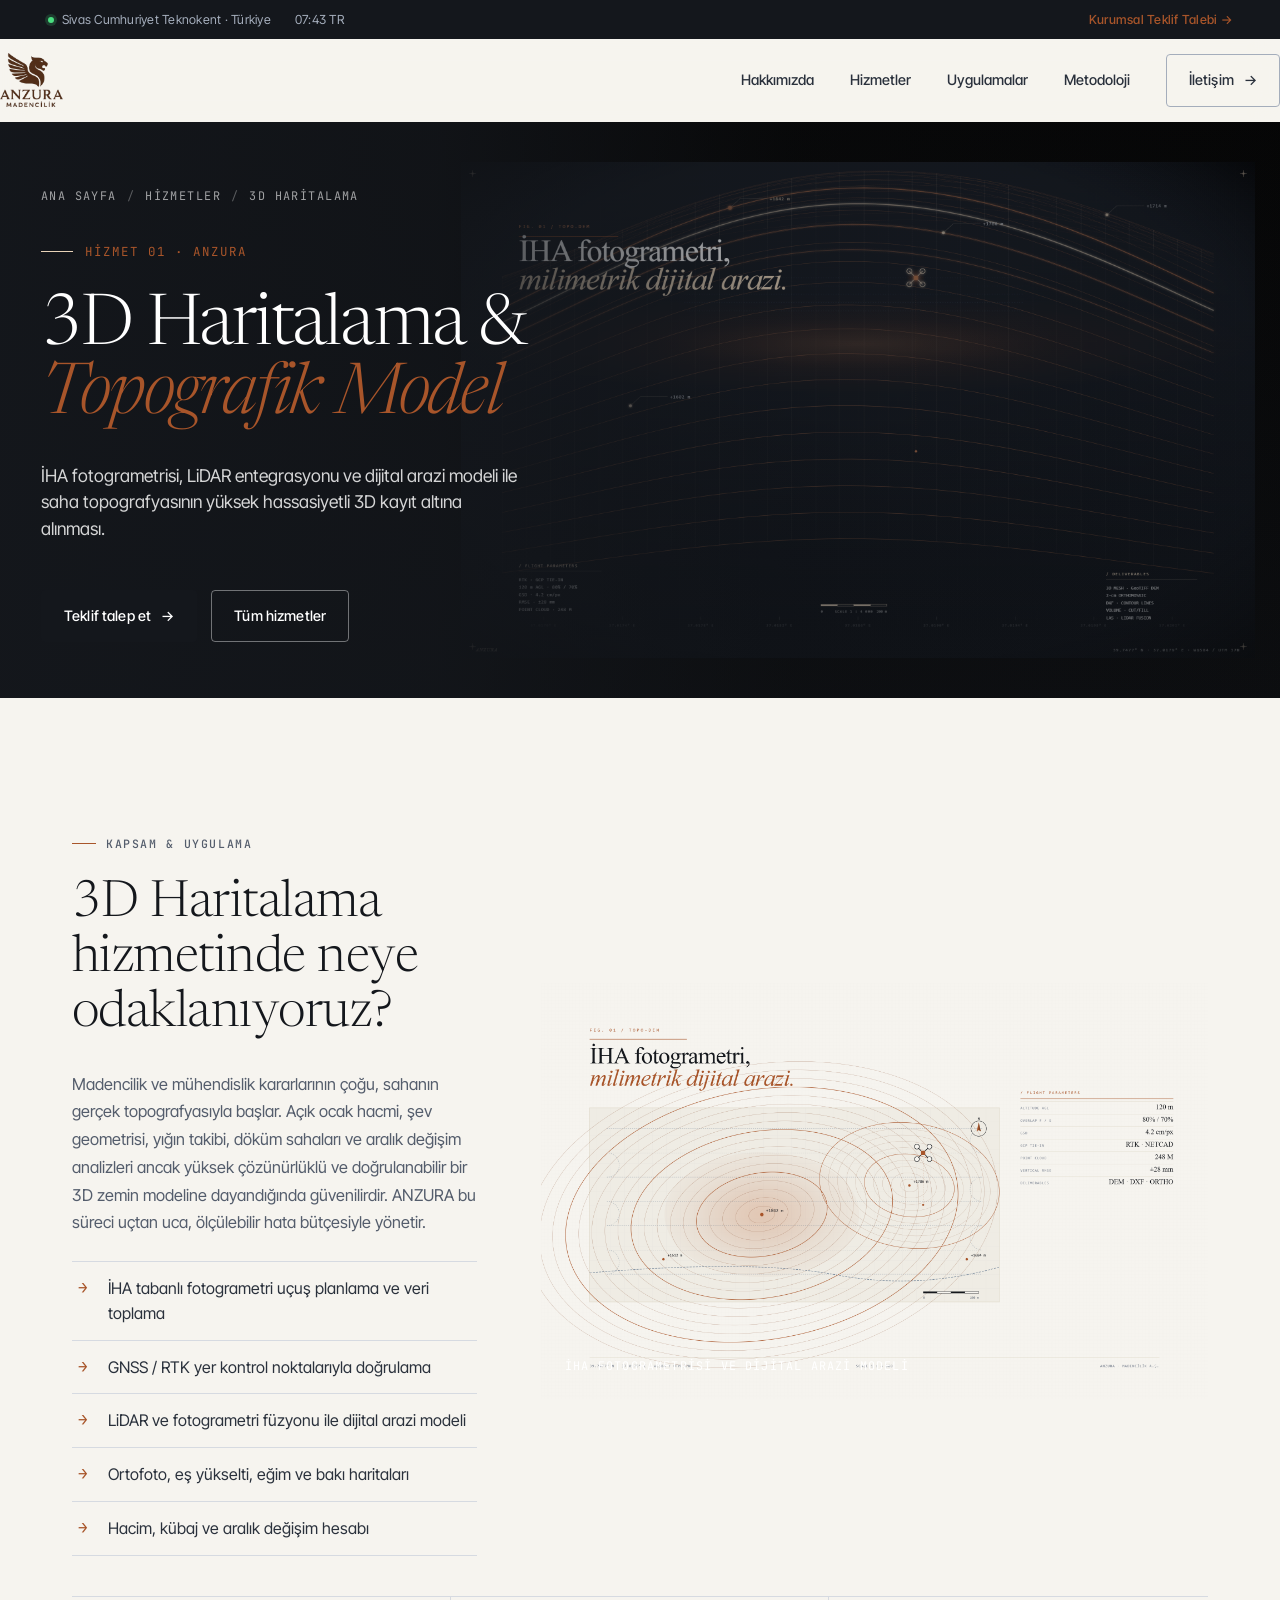
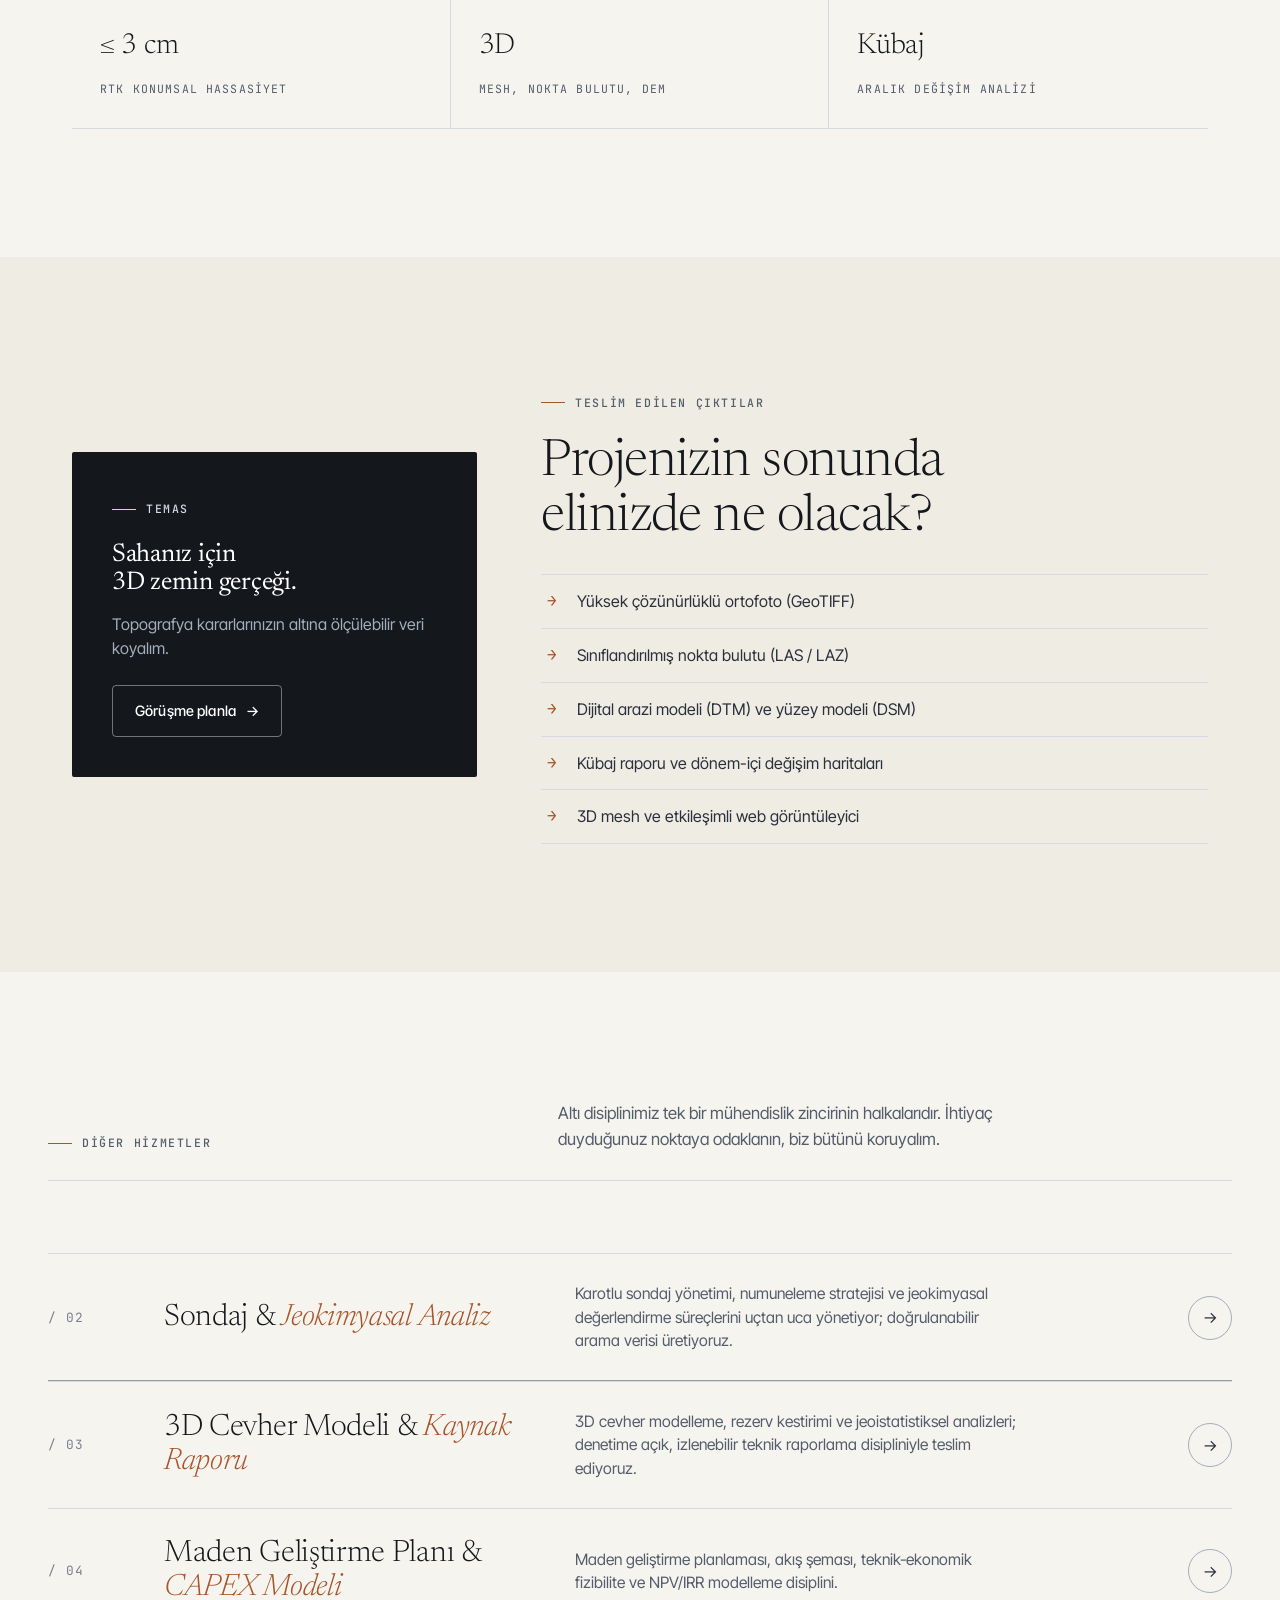
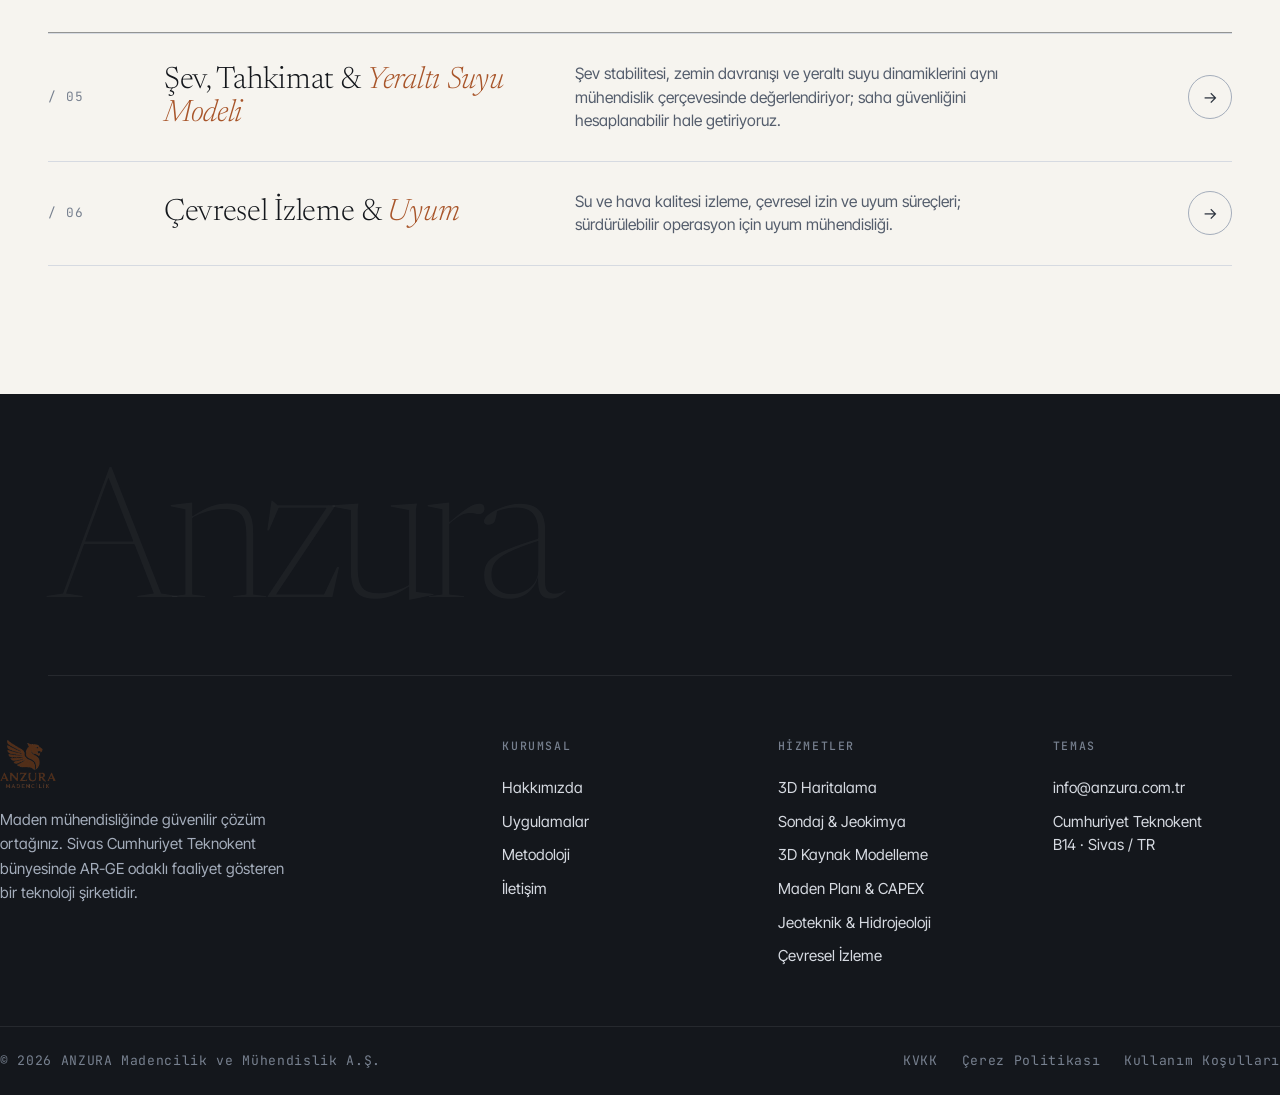
<file: hizmetler/3d-haritalama.html>
<!doctype html>
<html lang="tr">
<head>
  <meta charset="utf-8">
  <meta name="viewport" content="width=device-width, initial-scale=1">
  <title>ANZURA — 3D Haritalama</title>
  <meta name="description" content="ANZURA 3D Haritalama hizmet detayı — İHA fotogrametrisi, LiDAR entegrasyonu ve dijital arazi modeli ile saha topografyasının yüksek hassasiyetli 3D kayıt altına alınması.">
  <link rel="preconnect" href="https://fonts.googleapis.com">
  <link rel="preconnect" href="https://fonts.gstatic.com" crossorigin>
  <link href="https://fonts.googleapis.com/css2?family=Inter+Tight:wght@300;400;500;600&family=Newsreader:ital,opsz,wght@0,6..72,200;0,6..72,300;0,6..72,400;0,6..72,500;1,6..72,300;1,6..72,400&family=JetBrains+Mono:wght@400;500&display=swap" rel="stylesheet">
  <link rel="stylesheet" href="../styles.css">
</head>
<body>


  <div class="top-bar">
    <div class="container top-bar-inner">
      <div class="top-bar-meta">
        <span class="home"><span class="dot"></span> Sivas Cumhuriyet Teknokent · Türkiye</span>
        <span id="liveTime">— TR</span>
      </div>
      <a href="../index.html#iletisim" class="top-bar-link">Kurumsal Teklif Talebi →</a>
    </div>
  </div>

  <header class="main-header" id="header">
    <div class="container header-shell">
      <a href="../index.html" class="brand" aria-label="ANZURA ana sayfa">
        <img src="../assets/anzura_logo_clean_trim.png" alt="ANZURA Madencilik">
      </a>
      <button class="mobile-menu-btn" id="mobileMenuBtn" aria-label="Menüyü Aç/Kapat" aria-expanded="false">
        <span></span><span></span><span></span>
      </button>
      <nav class="main-nav" id="mainNav">
        <a href="../index.html#hakkimizda">Hakkımızda</a>
        <a href="../index.html#hizmetler">Hizmetler</a>
        <a href="../index.html#urunler">Uygulamalar</a>
        <a href="../index.html#metodoloji">Metodoloji</a>
        <a href="../index.html#iletisim" class="btn btn-ghost">İletişim <span class="arrow">→</span></a>
      </nav>
    </div>
  </header>


  <main>
    <section class="service-page-hero service-page-hero--3d">
      <div class="container hero-content reveal">
        <nav class="breadcrumb">
          <a href="../index.html">Ana sayfa</a>
          <span class="sep">/</span>
          <a href="../index.html#hizmetler">Hizmetler</a>
          <span class="sep">/</span>
          <span>3D Haritalama</span>
        </nav>
        <span class="hero-eyebrow">Hizmet 01 · ANZURA</span>
        <h1 class="hero-title">3D Haritalama &amp; <em>Topografik Model</em></h1>
        <p class="hero-lead">İHA fotogrametrisi, LiDAR entegrasyonu ve dijital arazi modeli ile saha topografyasının yüksek hassasiyetli 3D kayıt altına alınması.</p>
        <div class="hero-actions">
          <a href="../index.html#iletisim" class="btn btn-primary">Teklif talep et <span class="arrow">→</span></a>
          <a href="../index.html#hizmetler" class="btn btn-secondary">Tüm hizmetler</a>
        </div>
      </div>
    </section>

    <section class="section">
      <div class="container">
        <div class="service-detail-layout">
          <article class="service-copy reveal">
            <span class="eyebrow">Kapsam &amp; Uygulama</span>
            <h2 style="margin-top: 24px;">3D Haritalama hizmetinde neye odaklanıyoruz?</h2>
            <p>Madencilik ve mühendislik kararlarının çoğu, sahanın gerçek topografyasıyla başlar. Açık ocak hacmi, şev geometrisi, yığın takibi, döküm sahaları ve aralık değişim analizleri ancak yüksek çözünürlüklü ve doğrulanabilir bir 3D zemin modeline dayandığında güvenilirdir. ANZURA bu süreci uçtan uca, ölçülebilir hata bütçesiyle yönetir.</p>
            <ul class="service-list">
              <li>İHA tabanlı fotogrametri uçuş planlama ve veri toplama</li>
              <li>GNSS / RTK yer kontrol noktalarıyla doğrulama</li>
              <li>LiDAR ve fotogrametri füzyonu ile dijital arazi modeli</li>
              <li>Ortofoto, eş yükselti, eğim ve bakı haritaları</li>
              <li>Hacim, kübaj ve aralık değişim hesabı</li>
            </ul>
          </article>
          <aside class="service-visual service-visual--3d reveal" style="transition-delay:120ms;">
            <span class="service-visual__label">İHA fotogrametrisi ve dijital arazi modeli</span>
          </aside>
        </div>

        <div class="kpi-strip reveal" style="transition-delay:180ms;">
          <article class="kpi-card"><strong>≤ 3 cm</strong><span>RTK Konumsal Hassasiyet</span></article>
          <article class="kpi-card"><strong>3D</strong><span>Mesh, Nokta Bulutu, DEM</span></article>
          <article class="kpi-card"><strong>Kübaj</strong><span>Aralık Değişim Analizi</span></article>
        </div>
      </div>
    </section>

    <section class="section bg-paper-2">
      <div class="container">
        <div class="service-detail-layout reverse">
          <article class="service-copy reveal">
            <span class="eyebrow">Teslim Edilen Çıktılar</span>
            <h2 style="margin-top: 24px;">Projenizin sonunda elinizde ne olacak?</h2>
            <ul class="service-list">
              <li>Yüksek çözünürlüklü ortofoto (GeoTIFF)</li>
              <li>Sınıflandırılmış nokta bulutu (LAS / LAZ)</li>
              <li>Dijital arazi modeli (DTM) ve yüzey modeli (DSM)</li>
              <li>Kübaj raporu ve dönem-içi değişim haritaları</li>
              <li>3D mesh ve etkileşimli web görüntüleyici</li>
            </ul>
          </article>
          <aside class="service-cta-box reveal" style="transition-delay:120ms;">
            <span class="eyebrow eyebrow--light">Temas</span>
            <h3 style="margin-top: 24px;">Sahanız için<br>3D zemin gerçeği.</h3>
            <p>Topografya kararlarınızın altına ölçülebilir veri koyalım.</p>
            <a href="../index.html#iletisim" class="btn btn-secondary">Görüşme planla <span class="arrow">→</span></a>
          </aside>
        </div>
      </div>
    </section>

    <section class="section">
      <div class="container">
        <div class="section-head reveal">
          <div>
            <span class="eyebrow">Diğer Hizmetler</span>
          </div>
          <p class="section-intro">Altı disiplinimiz tek bir mühendislik zincirinin halkalarıdır. İhtiyaç duyduğunuz noktaya odaklanın, biz bütünü koruyalım.</p>
        </div>
        <div class="service-index reveal">

    <a href="maden-arama-analiz.html" class="service-row">
      <span class="s-num">/ 02</span>
      <div>
        <h3 class="s-title">Sondaj &amp; <em>Jeokimyasal Analiz</em></h3>
      </div>
      <p class="s-desc">Karotlu sondaj yönetimi, numuneleme stratejisi ve jeokimyasal değerlendirme süreçlerini uçtan uca yönetiyor; doğrulanabilir arama verisi üretiyoruz.</p>
      <span class="s-arrow" aria-hidden="true">→</span>
    </a>

    <a href="jeoloji-kaynak-modelleme.html" class="service-row">
      <span class="s-num">/ 03</span>
      <div>
        <h3 class="s-title">3D Cevher Modeli &amp; <em>Kaynak Raporu</em></h3>
      </div>
      <p class="s-desc">3D cevher modelleme, rezerv kestirimi ve jeoistatistiksel analizleri; denetime açık, izlenebilir teknik raporlama disipliniyle teslim ediyoruz.</p>
      <span class="s-arrow" aria-hidden="true">→</span>
    </a>

    <a href="proses-fizibilite.html" class="service-row">
      <span class="s-num">/ 04</span>
      <div>
        <h3 class="s-title">Maden Geliştirme Planı &amp; <em>CAPEX Modeli</em></h3>
      </div>
      <p class="s-desc">Maden geliştirme planlaması, akış şeması, teknik-ekonomik fizibilite ve NPV/IRR modelleme disiplini.</p>
      <span class="s-arrow" aria-hidden="true">→</span>
    </a>

    <a href="jeoteknik-hidrojeoloji.html" class="service-row">
      <span class="s-num">/ 05</span>
      <div>
        <h3 class="s-title">Şev, Tahkimat &amp; <em>Yeraltı Suyu Modeli</em></h3>
      </div>
      <p class="s-desc">Şev stabilitesi, zemin davranışı ve yeraltı suyu dinamiklerini aynı mühendislik çerçevesinde değerlendiriyor; saha güvenliğini hesaplanabilir hale getiriyoruz.</p>
      <span class="s-arrow" aria-hidden="true">→</span>
    </a>

    <a href="cevresel-izleme-danismanlik.html" class="service-row">
      <span class="s-num">/ 06</span>
      <div>
        <h3 class="s-title">Çevresel İzleme &amp; <em>Uyum</em></h3>
      </div>
      <p class="s-desc">Su ve hava kalitesi izleme, çevresel izin ve uyum süreçleri; sürdürülebilir operasyon için uyum mühendisliği.</p>
      <span class="s-arrow" aria-hidden="true">→</span>
    </a>

        </div>
      </div>
    </section>
  </main>


  <footer class="main-footer">
    <div class="container">
      <div class="footer-mark">Anzura</div>
    </div>
    <div class="container footer-content">
      <div class="footer-brand">
        <img src="../assets/anzura_logo_clean_trim.png" alt="ANZURA">
        <p>Maden mühendisliğinde güvenilir çözüm ortağınız. Sivas Cumhuriyet Teknokent bünyesinde AR-GE odaklı faaliyet gösteren bir teknoloji şirketidir.</p>
      </div>
      <div class="footer-col">
        <h4>Kurumsal</h4>
        <a href="../index.html#hakkimizda">Hakkımızda</a>
        <a href="../index.html#urunler">Uygulamalar</a>
        <a href="../index.html#metodoloji">Metodoloji</a>
        <a href="../index.html#iletisim">İletişim</a>
      </div>
      <div class="footer-col">
        <h4>Hizmetler</h4>
        <a href="3d-haritalama.html">3D Haritalama</a>
        <a href="maden-arama-analiz.html">Sondaj &amp; Jeokimya</a>
        <a href="jeoloji-kaynak-modelleme.html">3D Kaynak Modelleme</a>
        <a href="proses-fizibilite.html">Maden Planı &amp; CAPEX</a>
        <a href="jeoteknik-hidrojeoloji.html">Jeoteknik &amp; Hidrojeoloji</a>
        <a href="cevresel-izleme-danismanlik.html">Çevresel İzleme</a>
      </div>
      <div class="footer-col">
        <h4>Temas</h4>
        <p>info@anzura.com.tr</p>
        <p>Cumhuriyet Teknokent<br>B14 · Sivas / TR</p>
      </div>
    </div>
    <div class="container footer-bottom">
      <span>© 2026 ANZURA Madencilik ve Mühendislik A.Ş.</span>
      <div class="legal">
        <a href="#">KVKK</a>
        <a href="#">Çerez Politikası</a>
        <a href="#">Kullanım Koşulları</a>
      </div>
    </div>
  </footer>


  <script src="../script.js"></script>
</body>
</html>
</file>
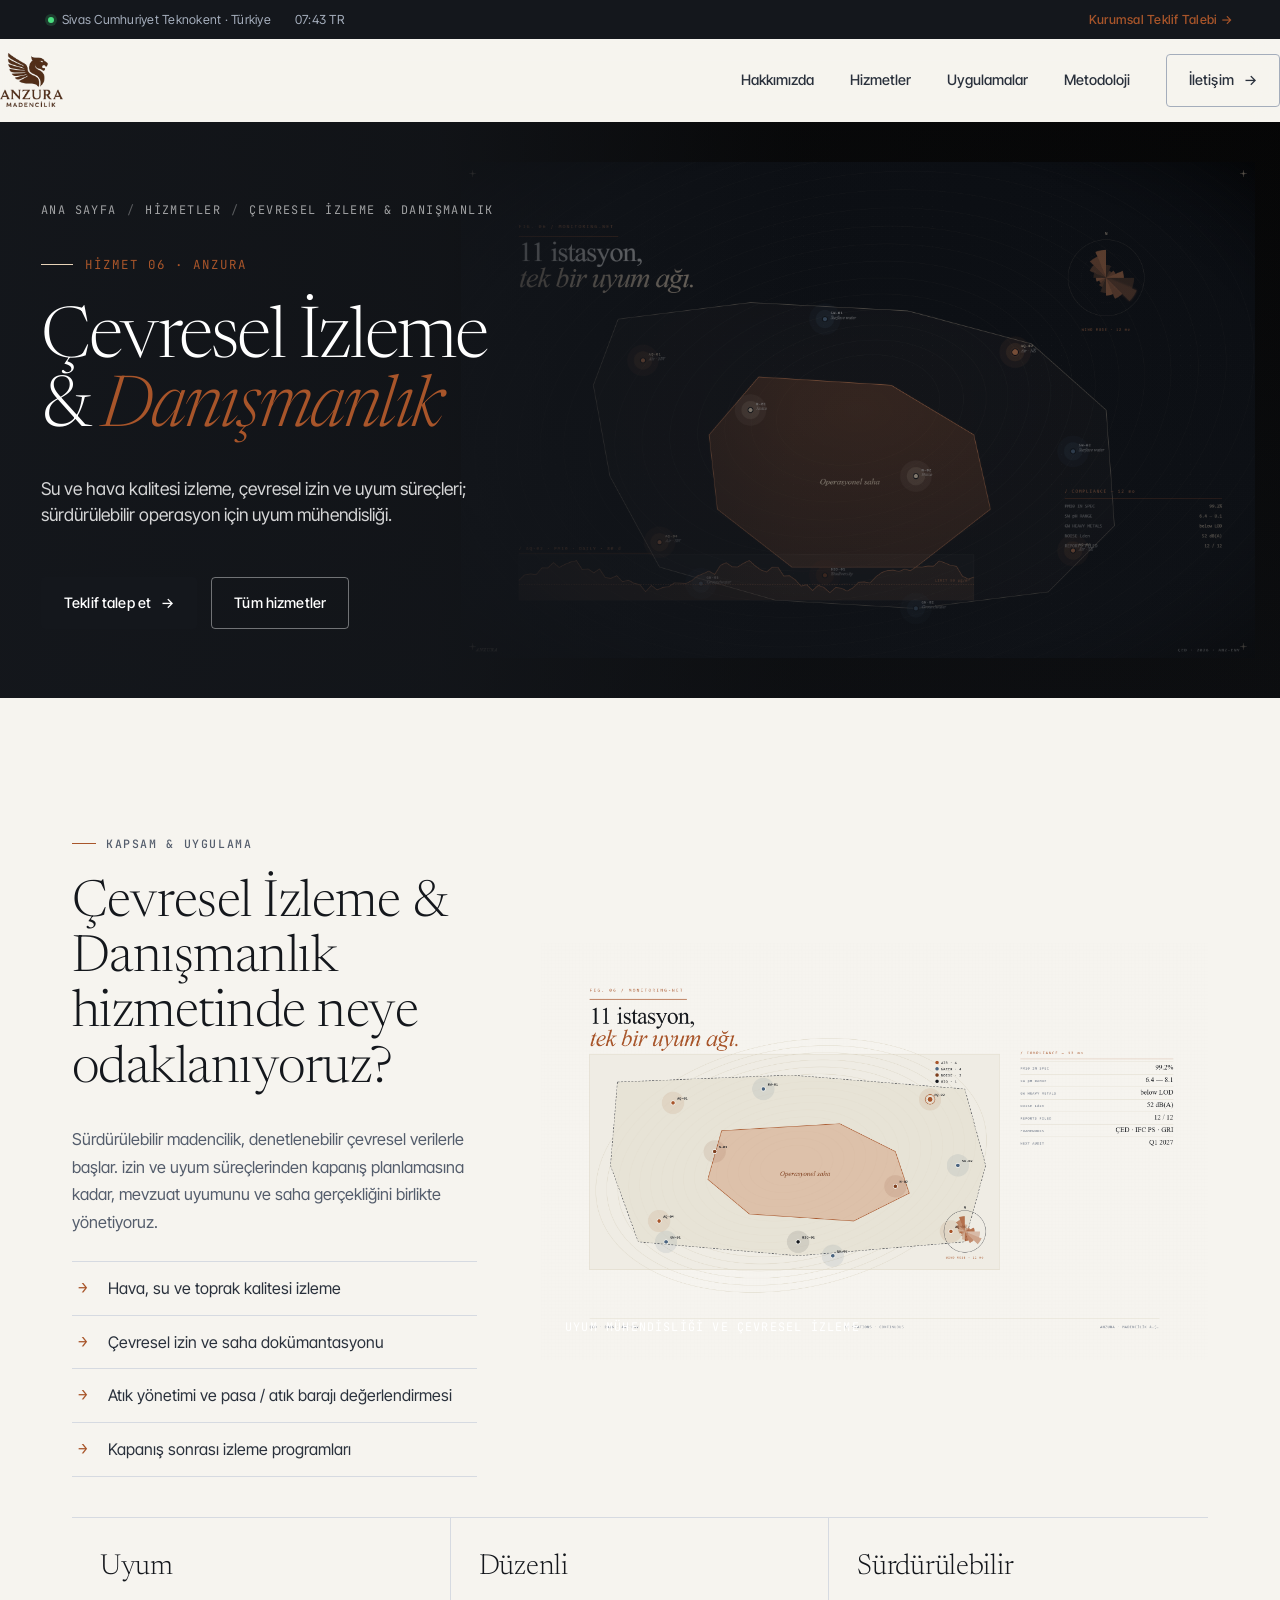
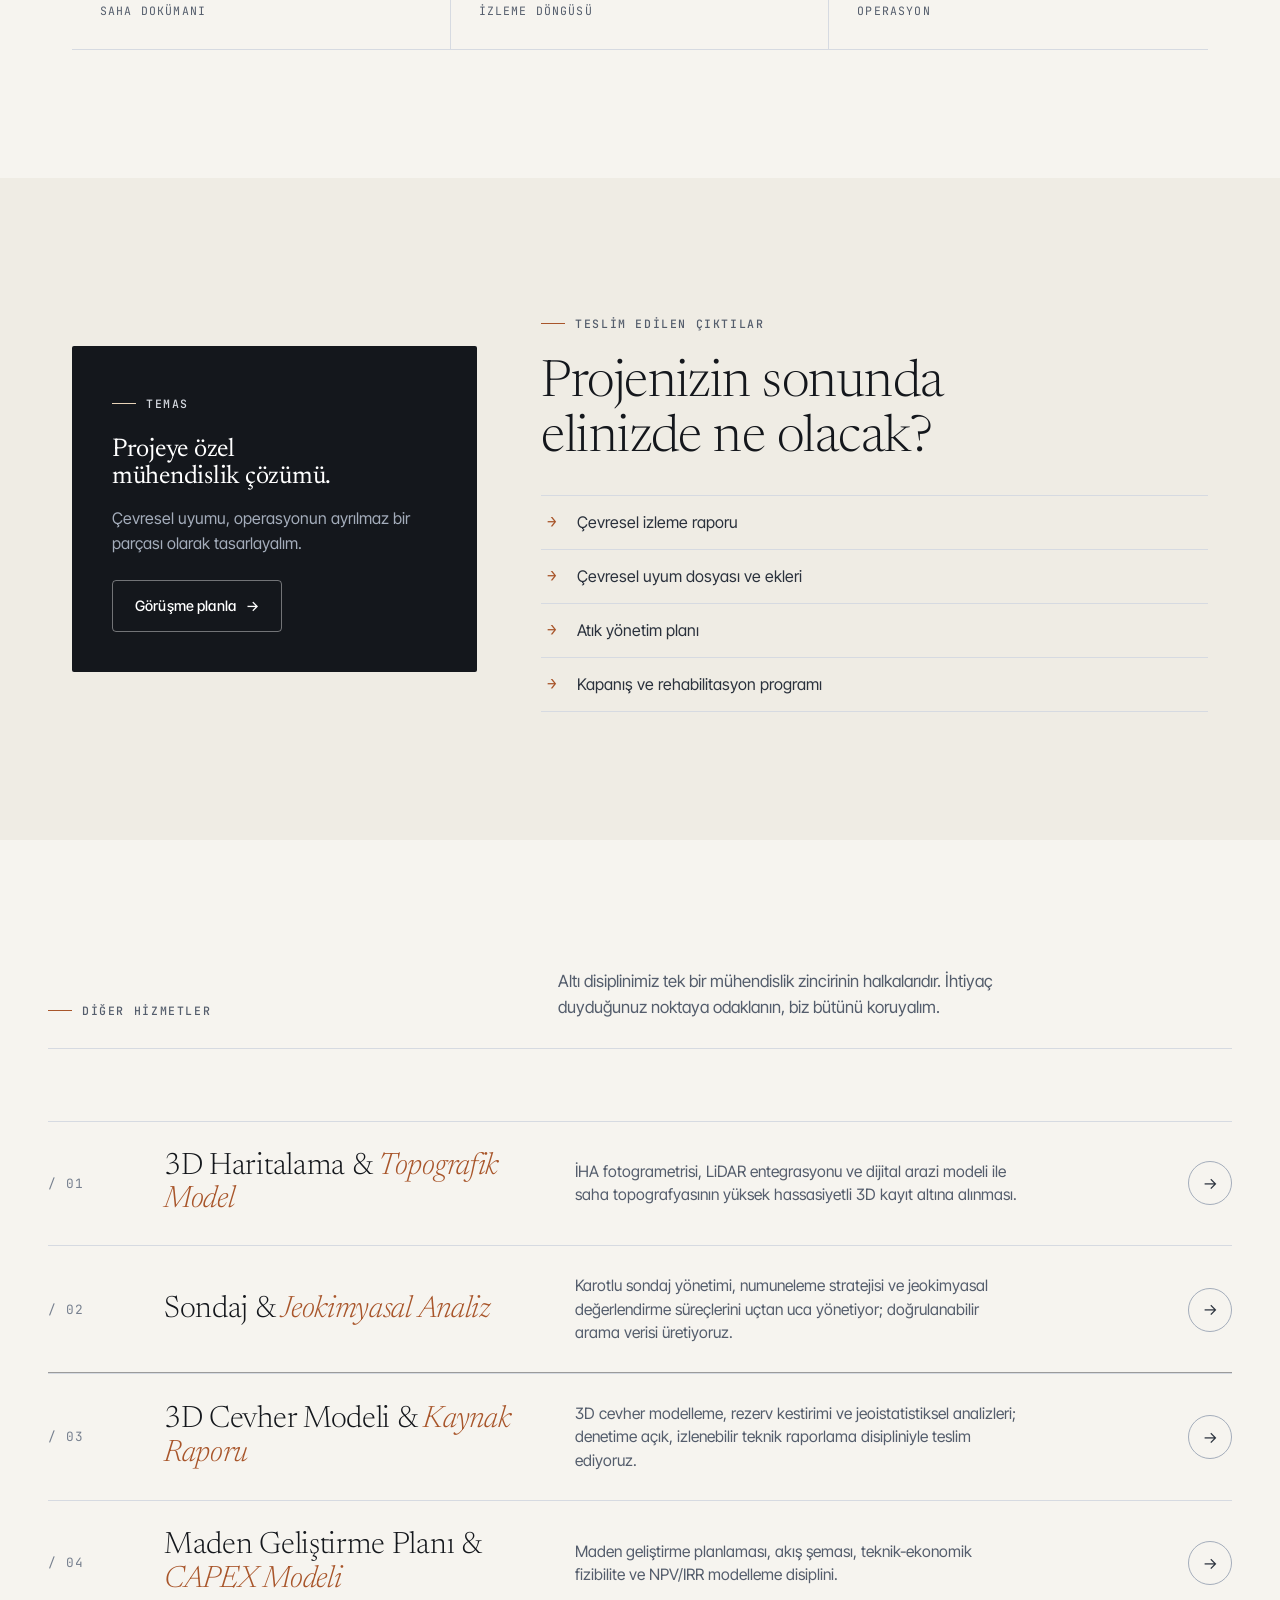
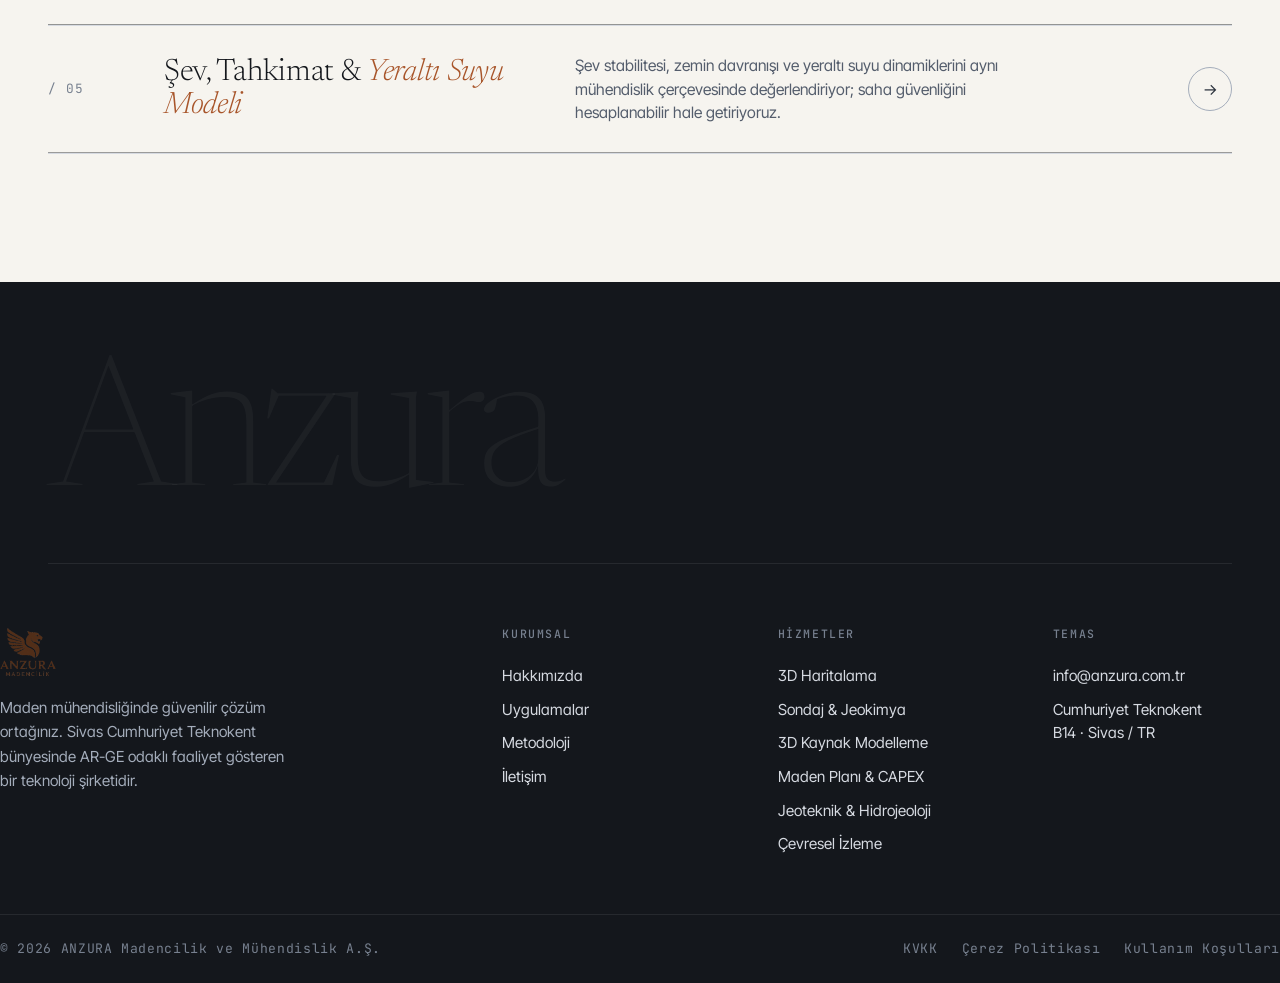
<file: hizmetler/cevresel-izleme-danismanlik.html>
<!doctype html>
<html lang="tr">
<head>
  <meta charset="utf-8">
  <meta name="viewport" content="width=device-width, initial-scale=1">
  <title>ANZURA — Çevresel İzleme & Danışmanlık</title>
  <meta name="description" content="ANZURA Çevresel İzleme & Danışmanlık hizmet detayı — Su ve hava kalitesi izleme, çevresel izin ve uyum süreçleri; sürdürülebilir operasyon için uyum mühendisliği.">
  <link rel="preconnect" href="https://fonts.googleapis.com">
  <link rel="preconnect" href="https://fonts.gstatic.com" crossorigin>
  <link href="https://fonts.googleapis.com/css2?family=Inter+Tight:wght@300;400;500;600&family=Newsreader:ital,opsz,wght@0,6..72,200;0,6..72,300;0,6..72,400;0,6..72,500;1,6..72,300;1,6..72,400&family=JetBrains+Mono:wght@400;500&display=swap" rel="stylesheet">
  <link rel="stylesheet" href="../styles.css">
</head>
<body>

  
  <div class="top-bar">
    <div class="container top-bar-inner">
      <div class="top-bar-meta">
        <span class="home"><span class="dot"></span> Sivas Cumhuriyet Teknokent · Türkiye</span>
        <span id="liveTime">— TR</span>
      </div>
      <a href="../index.html#iletisim" class="top-bar-link">Kurumsal Teklif Talebi →</a>
    </div>
  </div>

  <header class="main-header" id="header">
    <div class="container header-shell">
      <a href="../index.html" class="brand" aria-label="ANZURA ana sayfa">
        <img src="../assets/anzura_logo_clean_trim.png" alt="ANZURA Madencilik">
      </a>
      <button class="mobile-menu-btn" id="mobileMenuBtn" aria-label="Menüyü Aç/Kapat" aria-expanded="false">
        <span></span><span></span><span></span>
      </button>
      <nav class="main-nav" id="mainNav">
        <a href="../index.html#hakkimizda">Hakkımızda</a>
        <a href="../index.html#hizmetler">Hizmetler</a>
        <a href="../index.html#urunler">Uygulamalar</a>
        <a href="../index.html#metodoloji">Metodoloji</a>
        <a href="../index.html#iletisim" class="btn btn-ghost">İletişim <span class="arrow">→</span></a>
      </nav>
    </div>
  </header>


  <main>
    <section class="service-page-hero service-page-hero--cevresel">
      <div class="container hero-content reveal">
        <nav class="breadcrumb">
          <a href="../index.html">Ana sayfa</a>
          <span class="sep">/</span>
          <a href="../index.html#hizmetler">Hizmetler</a>
          <span class="sep">/</span>
          <span>Çevresel İzleme &amp; Danışmanlık</span>
        </nav>
        <span class="hero-eyebrow">Hizmet 06 · ANZURA</span>
        <h1 class="hero-title">Çevresel İzleme &amp; <em>Danışmanlık</em></h1>
        <p class="hero-lead">Su ve hava kalitesi izleme, çevresel izin ve uyum süreçleri; sürdürülebilir operasyon için uyum mühendisliği.</p>
        <div class="hero-actions">
          <a href="../index.html#iletisim" class="btn btn-primary">Teklif talep et <span class="arrow">→</span></a>
          <a href="../index.html#hizmetler" class="btn btn-secondary">Tüm hizmetler</a>
        </div>
      </div>
    </section>

    <section class="section">
      <div class="container">
        <div class="service-detail-layout">
          <article class="service-copy reveal">
            <span class="eyebrow">Kapsam &amp; Uygulama</span>
            <h2 style="margin-top: 24px;">Çevresel İzleme &amp; Danışmanlık hizmetinde neye odaklanıyoruz?</h2>
            <p>Sürdürülebilir madencilik, denetlenebilir çevresel verilerle başlar. izin ve uyum süreçlerinden kapanış planlamasına kadar, mevzuat uyumunu ve saha gerçekliğini birlikte yönetiyoruz.</p>
            <ul class="service-list">
              <li>Hava, su ve toprak kalitesi izleme</li>
              <li>Çevresel izin ve saha dokümantasyonu</li>
              <li>Atık yönetimi ve pasa / atık barajı değerlendirmesi</li>
              <li>Kapanış sonrası izleme programları</li>
            </ul>
          </article>
          <aside class="service-visual service-visual--cevresel reveal" style="transition-delay:120ms;">
            <span class="service-visual__label">Uyum mühendisliği ve çevresel izleme</span>
          </aside>
        </div>

        <div class="kpi-strip reveal" style="transition-delay:180ms;">
          <article class="kpi-card"><strong>Uyum</strong><span>Saha Dokümanı</span></article>
          <article class="kpi-card"><strong>Düzenli</strong><span>İzleme Döngüsü</span></article>
          <article class="kpi-card"><strong>Sürdürülebilir</strong><span>Operasyon</span></article>
        </div>
      </div>
    </section>

    <section class="section bg-paper-2">
      <div class="container">
        <div class="service-detail-layout reverse">
          <article class="service-copy reveal">
            <span class="eyebrow">Teslim Edilen Çıktılar</span>
            <h2 style="margin-top: 24px;">Projenizin sonunda elinizde ne olacak?</h2>
            <ul class="service-list">
              <li>Çevresel izleme raporu</li>
              <li>Çevresel uyum dosyası ve ekleri</li>
              <li>Atık yönetim planı</li>
              <li>Kapanış ve rehabilitasyon programı</li>
            </ul>
          </article>
          <aside class="service-cta-box reveal" style="transition-delay:120ms;">
            <span class="eyebrow eyebrow--light">Temas</span>
            <h3 style="margin-top: 24px;">Projeye özel<br>mühendislik çözümü.</h3>
            <p>Çevresel uyumu, operasyonun ayrılmaz bir parçası olarak tasarlayalım.</p>
            <a href="../index.html#iletisim" class="btn btn-secondary">Görüşme planla <span class="arrow">→</span></a>
          </aside>
        </div>
      </div>
    </section>

    <section class="section">
      <div class="container">
        <div class="section-head reveal">
          <div>
            <span class="eyebrow">Diğer Hizmetler</span>
          </div>
          <p class="section-intro">Altı disiplinimiz tek bir mühendislik zincirinin halkalarıdır. İhtiyaç duyduğunuz noktaya odaklanın, biz bütünü koruyalım.</p>
        </div>
        <div class="service-index reveal">

    <a href="3d-haritalama.html" class="service-row">
      <span class="s-num">/ 01</span>
      <div>
        <h3 class="s-title">3D Haritalama &amp; <em>Topografik Model</em></h3>
      </div>
      <p class="s-desc">İHA fotogrametrisi, LiDAR entegrasyonu ve dijital arazi modeli ile saha topografyasının yüksek hassasiyetli 3D kayıt altına alınması.</p>
      <span class="s-arrow" aria-hidden="true">→</span>
    </a>

    <a href="maden-arama-analiz.html" class="service-row">
      <span class="s-num">/ 02</span>
      <div>
        <h3 class="s-title">Sondaj &amp; <em>Jeokimyasal Analiz</em></h3>
      </div>
      <p class="s-desc">Karotlu sondaj yönetimi, numuneleme stratejisi ve jeokimyasal değerlendirme süreçlerini uçtan uca yönetiyor; doğrulanabilir arama verisi üretiyoruz.</p>
      <span class="s-arrow" aria-hidden="true">→</span>
    </a>

    <a href="jeoloji-kaynak-modelleme.html" class="service-row">
      <span class="s-num">/ 03</span>
      <div>
        <h3 class="s-title">3D Cevher Modeli &amp; <em>Kaynak Raporu</em></h3>
      </div>
      <p class="s-desc">3D cevher modelleme, rezerv kestirimi ve jeoistatistiksel analizleri; denetime açık, izlenebilir teknik raporlama disipliniyle teslim ediyoruz.</p>
      <span class="s-arrow" aria-hidden="true">→</span>
    </a>

    <a href="proses-fizibilite.html" class="service-row">
      <span class="s-num">/ 04</span>
      <div>
        <h3 class="s-title">Maden Geliştirme Planı &amp; <em>CAPEX Modeli</em></h3>
      </div>
      <p class="s-desc">Maden geliştirme planlaması, akış şeması, teknik-ekonomik fizibilite ve NPV/IRR modelleme disiplini.</p>
      <span class="s-arrow" aria-hidden="true">→</span>
    </a>

    <a href="jeoteknik-hidrojeoloji.html" class="service-row">
      <span class="s-num">/ 05</span>
      <div>
        <h3 class="s-title">Şev, Tahkimat &amp; <em>Yeraltı Suyu Modeli</em></h3>
      </div>
      <p class="s-desc">Şev stabilitesi, zemin davranışı ve yeraltı suyu dinamiklerini aynı mühendislik çerçevesinde değerlendiriyor; saha güvenliğini hesaplanabilir hale getiriyoruz.</p>
      <span class="s-arrow" aria-hidden="true">→</span>
    </a>

        </div>
      </div>
    </section>
  </main>

  
  <footer class="main-footer">
    <div class="container">
      <div class="footer-mark">Anzura</div>
    </div>
    <div class="container footer-content">
      <div class="footer-brand">
        <img src="../assets/anzura_logo_clean_trim.png" alt="ANZURA">
        <p>Maden mühendisliğinde güvenilir çözüm ortağınız. Sivas Cumhuriyet Teknokent bünyesinde AR-GE odaklı faaliyet gösteren bir teknoloji şirketidir.</p>
      </div>
      <div class="footer-col">
        <h4>Kurumsal</h4>
        <a href="../index.html#hakkimizda">Hakkımızda</a>
        <a href="../index.html#urunler">Uygulamalar</a>
        <a href="../index.html#metodoloji">Metodoloji</a>
        <a href="../index.html#iletisim">İletişim</a>
      </div>
      <div class="footer-col">
        <h4>Hizmetler</h4>
        <a href="3d-haritalama.html">3D Haritalama</a>
        <a href="maden-arama-analiz.html">Sondaj &amp; Jeokimya</a>
        <a href="jeoloji-kaynak-modelleme.html">3D Kaynak Modelleme</a>
        <a href="proses-fizibilite.html">Maden Planı &amp; CAPEX</a>
        <a href="jeoteknik-hidrojeoloji.html">Jeoteknik &amp; Hidrojeoloji</a>
        <a href="cevresel-izleme-danismanlik.html">Çevresel İzleme</a>
      </div>
      <div class="footer-col">
        <h4>Temas</h4>
        <p>info@anzura.com.tr</p>
        <p>Cumhuriyet Teknokent<br>B14 · Sivas / TR</p>
      </div>
    </div>
    <div class="container footer-bottom">
      <span>© 2026 ANZURA Madencilik ve Mühendislik A.Ş.</span>
      <div class="legal">
        <a href="#">KVKK</a>
        <a href="#">Çerez Politikası</a>
        <a href="#">Kullanım Koşulları</a>
      </div>
    </div>
  </footer>


  <script src="../script.js"></script>
</body>
</html>
</file>
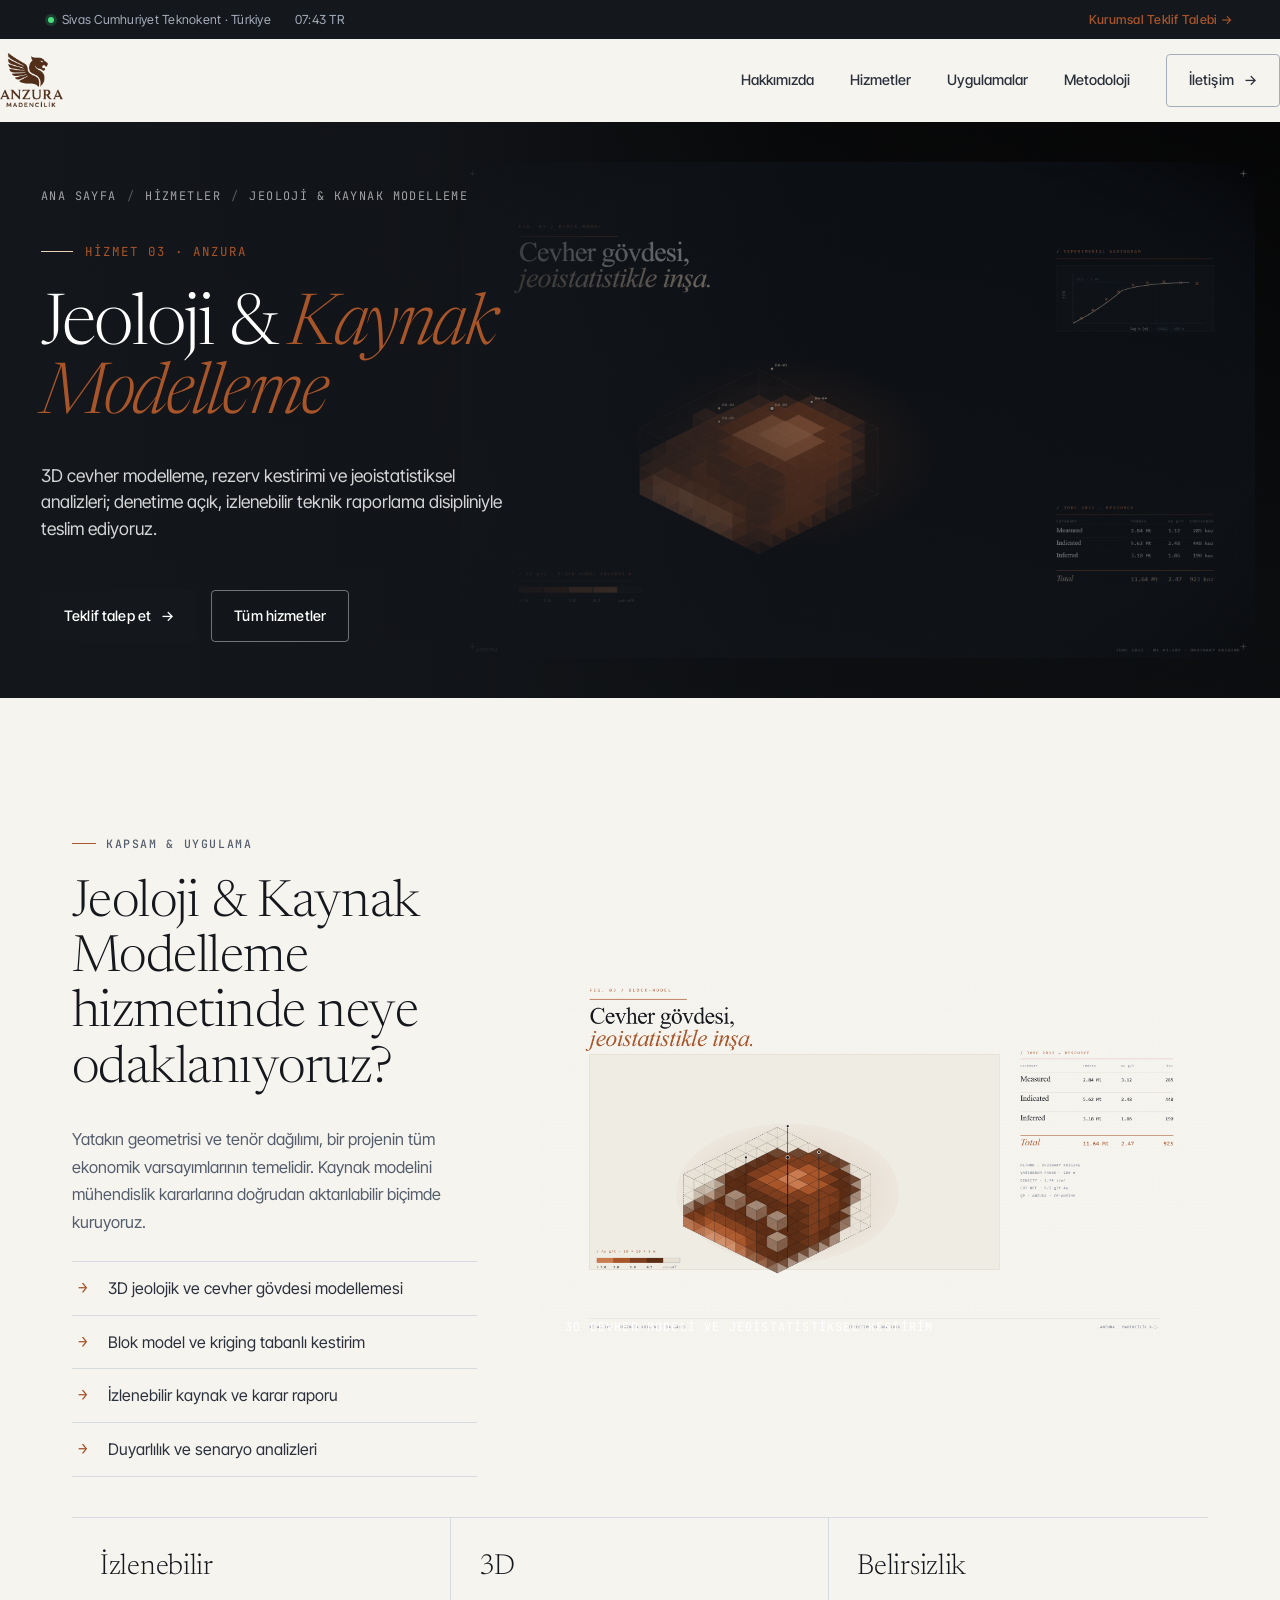
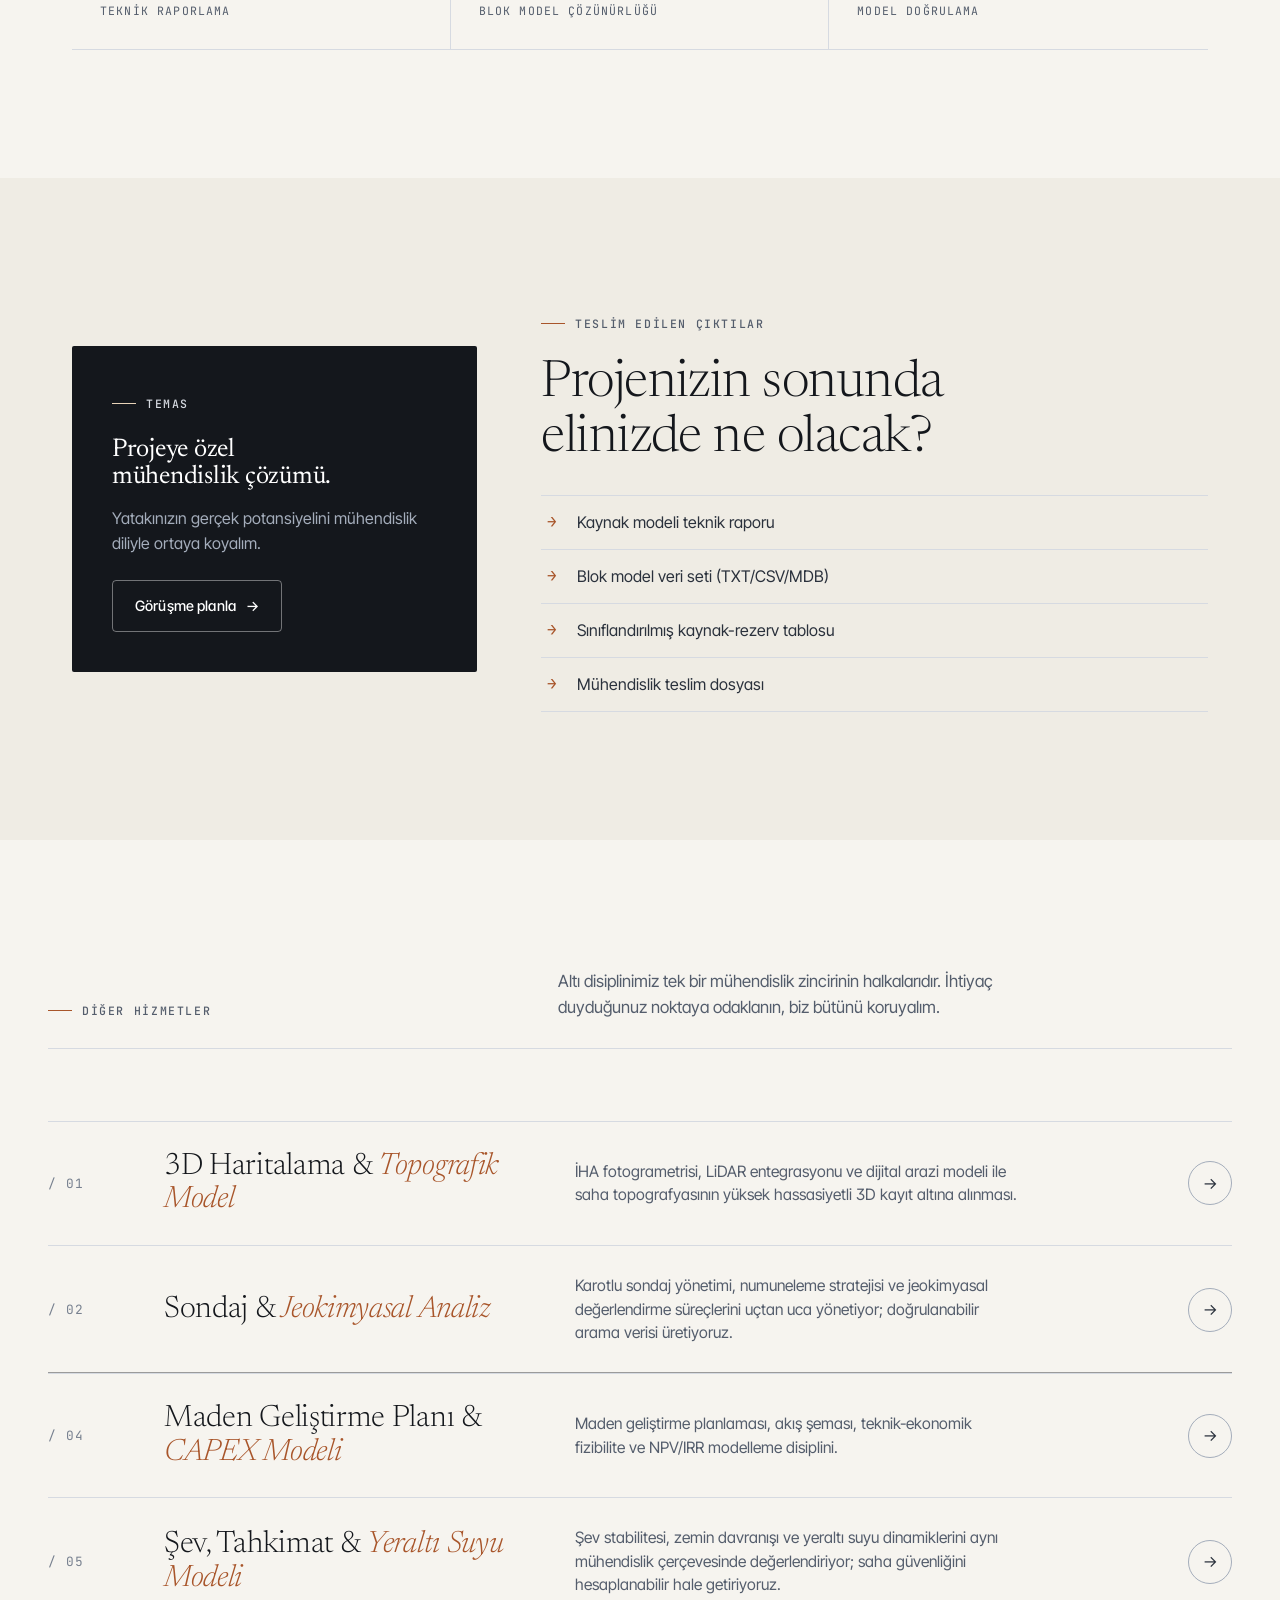
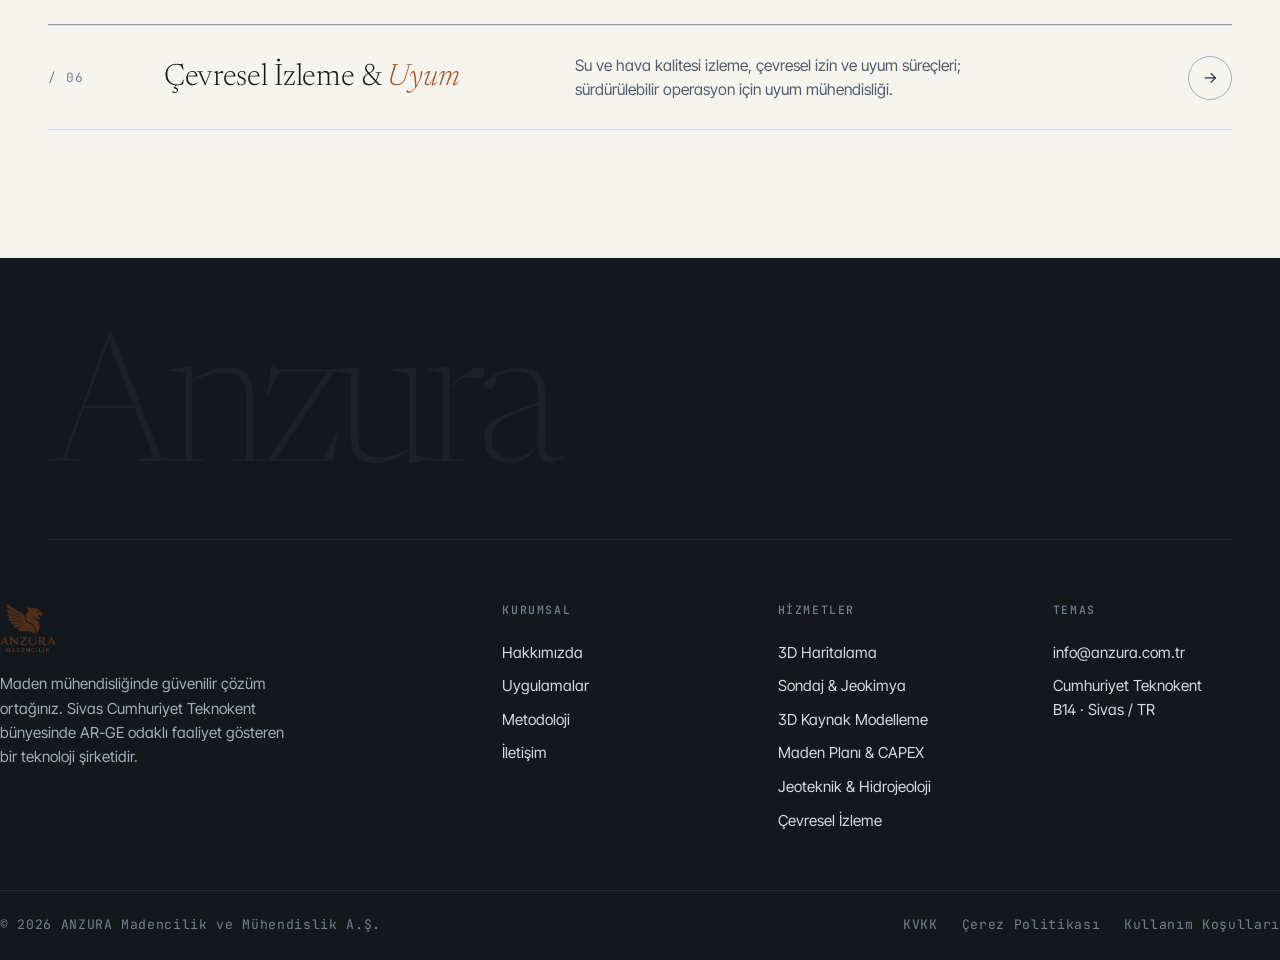
<file: hizmetler/jeoloji-kaynak-modelleme.html>
<!doctype html>
<html lang="tr">
<head>
  <meta charset="utf-8">
  <meta name="viewport" content="width=device-width, initial-scale=1">
  <title>ANZURA — Jeoloji & Kaynak Modelleme</title>
  <meta name="description" content="ANZURA Jeoloji & Kaynak Modelleme hizmet detayı — 3D cevher modelleme, rezerv kestirimi ve jeoistatistiksel analizleri; denetime açık, izlenebilir teknik raporlama disipliniyle teslim ediyoruz.">
  <link rel="preconnect" href="https://fonts.googleapis.com">
  <link rel="preconnect" href="https://fonts.gstatic.com" crossorigin>
  <link href="https://fonts.googleapis.com/css2?family=Inter+Tight:wght@300;400;500;600&family=Newsreader:ital,opsz,wght@0,6..72,200;0,6..72,300;0,6..72,400;0,6..72,500;1,6..72,300;1,6..72,400&family=JetBrains+Mono:wght@400;500&display=swap" rel="stylesheet">
  <link rel="stylesheet" href="../styles.css">
</head>
<body>

  
  <div class="top-bar">
    <div class="container top-bar-inner">
      <div class="top-bar-meta">
        <span class="home"><span class="dot"></span> Sivas Cumhuriyet Teknokent · Türkiye</span>
        <span id="liveTime">— TR</span>
      </div>
      <a href="../index.html#iletisim" class="top-bar-link">Kurumsal Teklif Talebi →</a>
    </div>
  </div>

  <header class="main-header" id="header">
    <div class="container header-shell">
      <a href="../index.html" class="brand" aria-label="ANZURA ana sayfa">
        <img src="../assets/anzura_logo_clean_trim.png" alt="ANZURA Madencilik">
      </a>
      <button class="mobile-menu-btn" id="mobileMenuBtn" aria-label="Menüyü Aç/Kapat" aria-expanded="false">
        <span></span><span></span><span></span>
      </button>
      <nav class="main-nav" id="mainNav">
        <a href="../index.html#hakkimizda">Hakkımızda</a>
        <a href="../index.html#hizmetler">Hizmetler</a>
        <a href="../index.html#urunler">Uygulamalar</a>
        <a href="../index.html#metodoloji">Metodoloji</a>
        <a href="../index.html#iletisim" class="btn btn-ghost">İletişim <span class="arrow">→</span></a>
      </nav>
    </div>
  </header>


  <main>
    <section class="service-page-hero service-page-hero--jeoloji-kaynak">
      <div class="container hero-content reveal">
        <nav class="breadcrumb">
          <a href="../index.html">Ana sayfa</a>
          <span class="sep">/</span>
          <a href="../index.html#hizmetler">Hizmetler</a>
          <span class="sep">/</span>
          <span>Jeoloji &amp; Kaynak Modelleme</span>
        </nav>
        <span class="hero-eyebrow">Hizmet 03 · ANZURA</span>
        <h1 class="hero-title">Jeoloji &amp; <em>Kaynak Modelleme</em></h1>
        <p class="hero-lead">3D cevher modelleme, rezerv kestirimi ve jeoistatistiksel analizleri; denetime açık, izlenebilir teknik raporlama disipliniyle teslim ediyoruz.</p>
        <div class="hero-actions">
          <a href="../index.html#iletisim" class="btn btn-primary">Teklif talep et <span class="arrow">→</span></a>
          <a href="../index.html#hizmetler" class="btn btn-secondary">Tüm hizmetler</a>
        </div>
      </div>
    </section>

    <section class="section">
      <div class="container">
        <div class="service-detail-layout">
          <article class="service-copy reveal">
            <span class="eyebrow">Kapsam &amp; Uygulama</span>
            <h2 style="margin-top: 24px;">Jeoloji &amp; Kaynak Modelleme hizmetinde neye odaklanıyoruz?</h2>
            <p>Yatakın geometrisi ve tenör dağılımı, bir projenin tüm ekonomik varsayımlarının temelidir. Kaynak modelini mühendislik kararlarına doğrudan aktarılabilir biçimde kuruyoruz.</p>
            <ul class="service-list">
              <li>3D jeolojik ve cevher gövdesi modellemesi</li>
              <li>Blok model ve kriging tabanlı kestirim</li>
              <li>İzlenebilir kaynak ve karar raporu</li>
              <li>Duyarlılık ve senaryo analizleri</li>
            </ul>
          </article>
          <aside class="service-visual service-visual--jeoloji-kaynak reveal" style="transition-delay:120ms;">
            <span class="service-visual__label">3D cevher modeli ve jeoistatistiksel kestirim</span>
          </aside>
        </div>

        <div class="kpi-strip reveal" style="transition-delay:180ms;">
          <article class="kpi-card"><strong>İzlenebilir</strong><span>Teknik Raporlama</span></article>
          <article class="kpi-card"><strong>3D</strong><span>Blok Model Çözünürlüğü</span></article>
          <article class="kpi-card"><strong>Belirsizlik</strong><span>Model Doğrulama</span></article>
        </div>
      </div>
    </section>

    <section class="section bg-paper-2">
      <div class="container">
        <div class="service-detail-layout reverse">
          <article class="service-copy reveal">
            <span class="eyebrow">Teslim Edilen Çıktılar</span>
            <h2 style="margin-top: 24px;">Projenizin sonunda elinizde ne olacak?</h2>
            <ul class="service-list">
              <li>Kaynak modeli teknik raporu</li>
              <li>Blok model veri seti (TXT/CSV/MDB)</li>
              <li>Sınıflandırılmış kaynak-rezerv tablosu</li>
              <li>Mühendislik teslim dosyası</li>
            </ul>
          </article>
          <aside class="service-cta-box reveal" style="transition-delay:120ms;">
            <span class="eyebrow eyebrow--light">Temas</span>
            <h3 style="margin-top: 24px;">Projeye özel<br>mühendislik çözümü.</h3>
            <p>Yatakınızın gerçek potansiyelini mühendislik diliyle ortaya koyalım.</p>
            <a href="../index.html#iletisim" class="btn btn-secondary">Görüşme planla <span class="arrow">→</span></a>
          </aside>
        </div>
      </div>
    </section>

    <section class="section">
      <div class="container">
        <div class="section-head reveal">
          <div>
            <span class="eyebrow">Diğer Hizmetler</span>
          </div>
          <p class="section-intro">Altı disiplinimiz tek bir mühendislik zincirinin halkalarıdır. İhtiyaç duyduğunuz noktaya odaklanın, biz bütünü koruyalım.</p>
        </div>
        <div class="service-index reveal">

    <a href="3d-haritalama.html" class="service-row">
      <span class="s-num">/ 01</span>
      <div>
        <h3 class="s-title">3D Haritalama &amp; <em>Topografik Model</em></h3>
      </div>
      <p class="s-desc">İHA fotogrametrisi, LiDAR entegrasyonu ve dijital arazi modeli ile saha topografyasının yüksek hassasiyetli 3D kayıt altına alınması.</p>
      <span class="s-arrow" aria-hidden="true">→</span>
    </a>

    <a href="maden-arama-analiz.html" class="service-row">
      <span class="s-num">/ 02</span>
      <div>
        <h3 class="s-title">Sondaj &amp; <em>Jeokimyasal Analiz</em></h3>
      </div>
      <p class="s-desc">Karotlu sondaj yönetimi, numuneleme stratejisi ve jeokimyasal değerlendirme süreçlerini uçtan uca yönetiyor; doğrulanabilir arama verisi üretiyoruz.</p>
      <span class="s-arrow" aria-hidden="true">→</span>
    </a>

    <a href="proses-fizibilite.html" class="service-row">
      <span class="s-num">/ 04</span>
      <div>
        <h3 class="s-title">Maden Geliştirme Planı &amp; <em>CAPEX Modeli</em></h3>
      </div>
      <p class="s-desc">Maden geliştirme planlaması, akış şeması, teknik-ekonomik fizibilite ve NPV/IRR modelleme disiplini.</p>
      <span class="s-arrow" aria-hidden="true">→</span>
    </a>

    <a href="jeoteknik-hidrojeoloji.html" class="service-row">
      <span class="s-num">/ 05</span>
      <div>
        <h3 class="s-title">Şev, Tahkimat &amp; <em>Yeraltı Suyu Modeli</em></h3>
      </div>
      <p class="s-desc">Şev stabilitesi, zemin davranışı ve yeraltı suyu dinamiklerini aynı mühendislik çerçevesinde değerlendiriyor; saha güvenliğini hesaplanabilir hale getiriyoruz.</p>
      <span class="s-arrow" aria-hidden="true">→</span>
    </a>

    <a href="cevresel-izleme-danismanlik.html" class="service-row">
      <span class="s-num">/ 06</span>
      <div>
        <h3 class="s-title">Çevresel İzleme &amp; <em>Uyum</em></h3>
      </div>
      <p class="s-desc">Su ve hava kalitesi izleme, çevresel izin ve uyum süreçleri; sürdürülebilir operasyon için uyum mühendisliği.</p>
      <span class="s-arrow" aria-hidden="true">→</span>
    </a>

        </div>
      </div>
    </section>
  </main>

  
  <footer class="main-footer">
    <div class="container">
      <div class="footer-mark">Anzura</div>
    </div>
    <div class="container footer-content">
      <div class="footer-brand">
        <img src="../assets/anzura_logo_clean_trim.png" alt="ANZURA">
        <p>Maden mühendisliğinde güvenilir çözüm ortağınız. Sivas Cumhuriyet Teknokent bünyesinde AR-GE odaklı faaliyet gösteren bir teknoloji şirketidir.</p>
      </div>
      <div class="footer-col">
        <h4>Kurumsal</h4>
        <a href="../index.html#hakkimizda">Hakkımızda</a>
        <a href="../index.html#urunler">Uygulamalar</a>
        <a href="../index.html#metodoloji">Metodoloji</a>
        <a href="../index.html#iletisim">İletişim</a>
      </div>
      <div class="footer-col">
        <h4>Hizmetler</h4>
        <a href="3d-haritalama.html">3D Haritalama</a>
        <a href="maden-arama-analiz.html">Sondaj &amp; Jeokimya</a>
        <a href="jeoloji-kaynak-modelleme.html">3D Kaynak Modelleme</a>
        <a href="proses-fizibilite.html">Maden Planı &amp; CAPEX</a>
        <a href="jeoteknik-hidrojeoloji.html">Jeoteknik &amp; Hidrojeoloji</a>
        <a href="cevresel-izleme-danismanlik.html">Çevresel İzleme</a>
      </div>
      <div class="footer-col">
        <h4>Temas</h4>
        <p>info@anzura.com.tr</p>
        <p>Cumhuriyet Teknokent<br>B14 · Sivas / TR</p>
      </div>
    </div>
    <div class="container footer-bottom">
      <span>© 2026 ANZURA Madencilik ve Mühendislik A.Ş.</span>
      <div class="legal">
        <a href="#">KVKK</a>
        <a href="#">Çerez Politikası</a>
        <a href="#">Kullanım Koşulları</a>
      </div>
    </div>
  </footer>


  <script src="../script.js"></script>
</body>
</html>
</file>
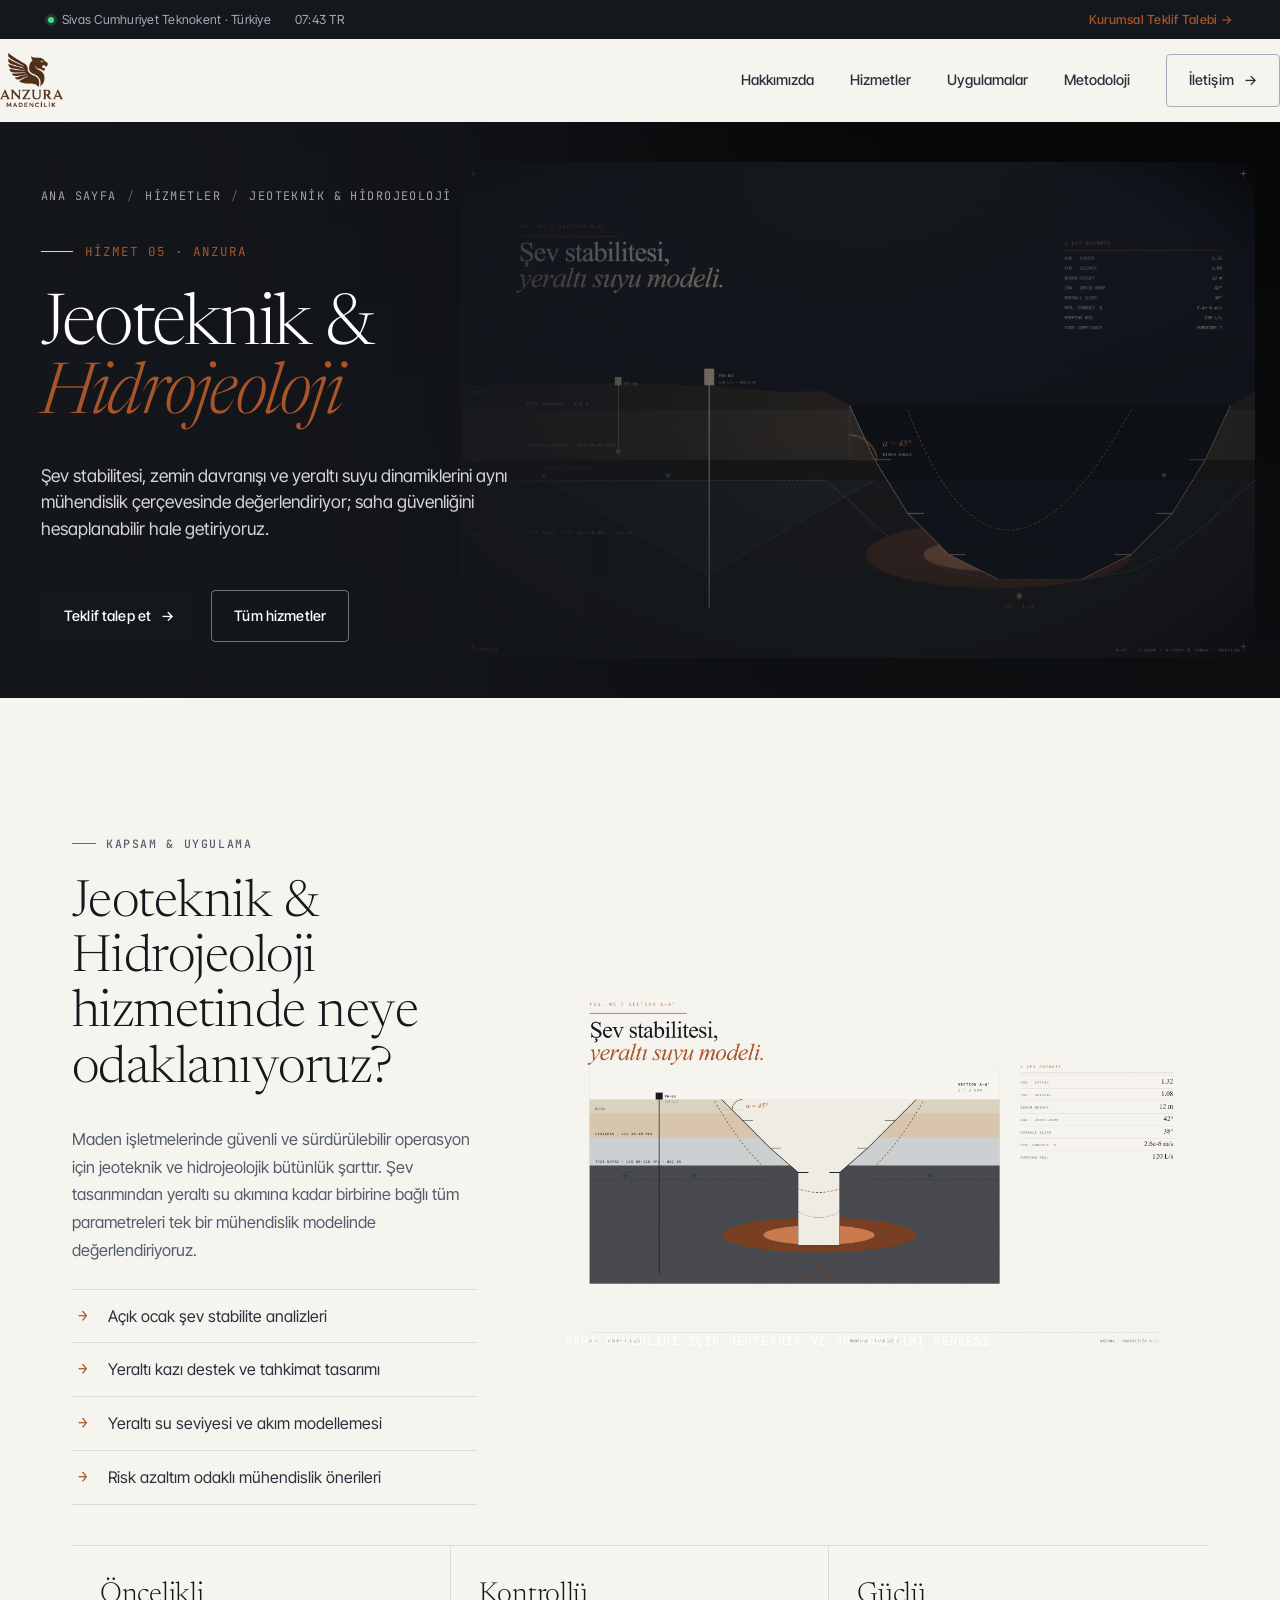
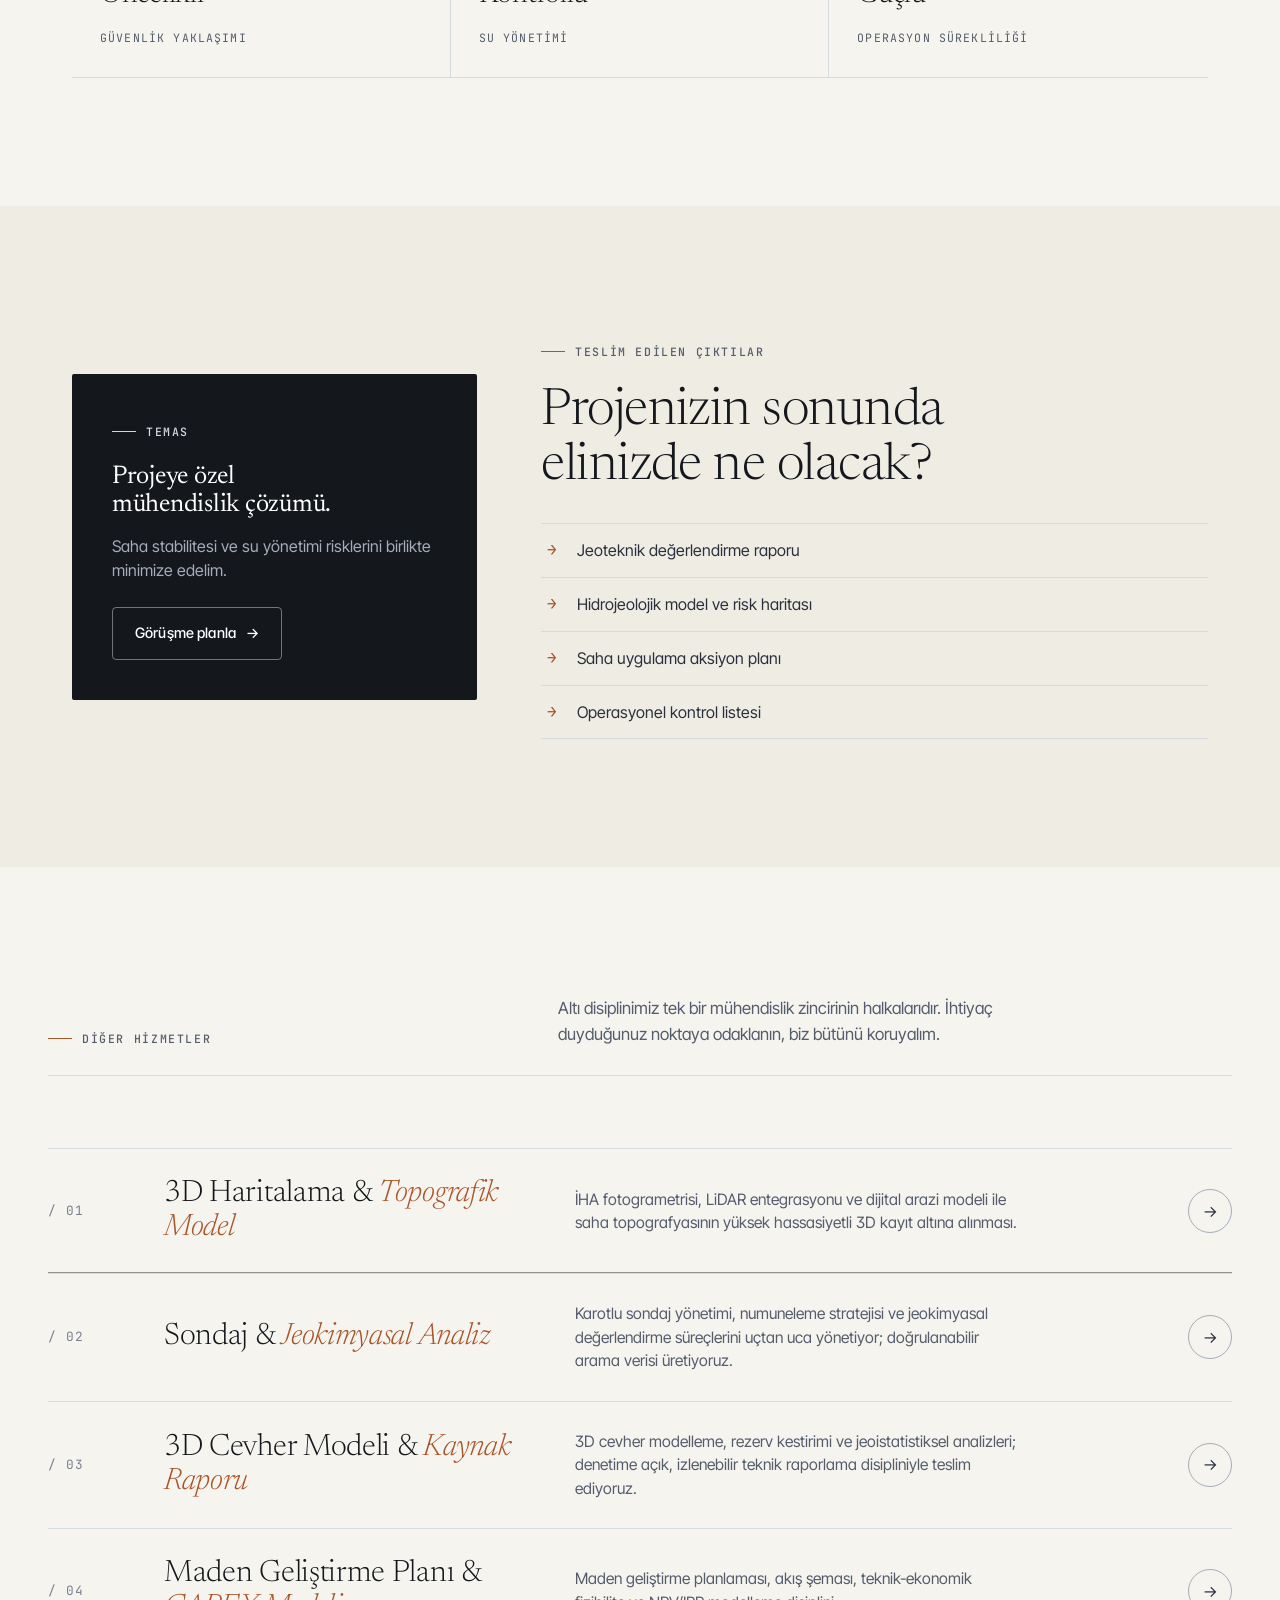
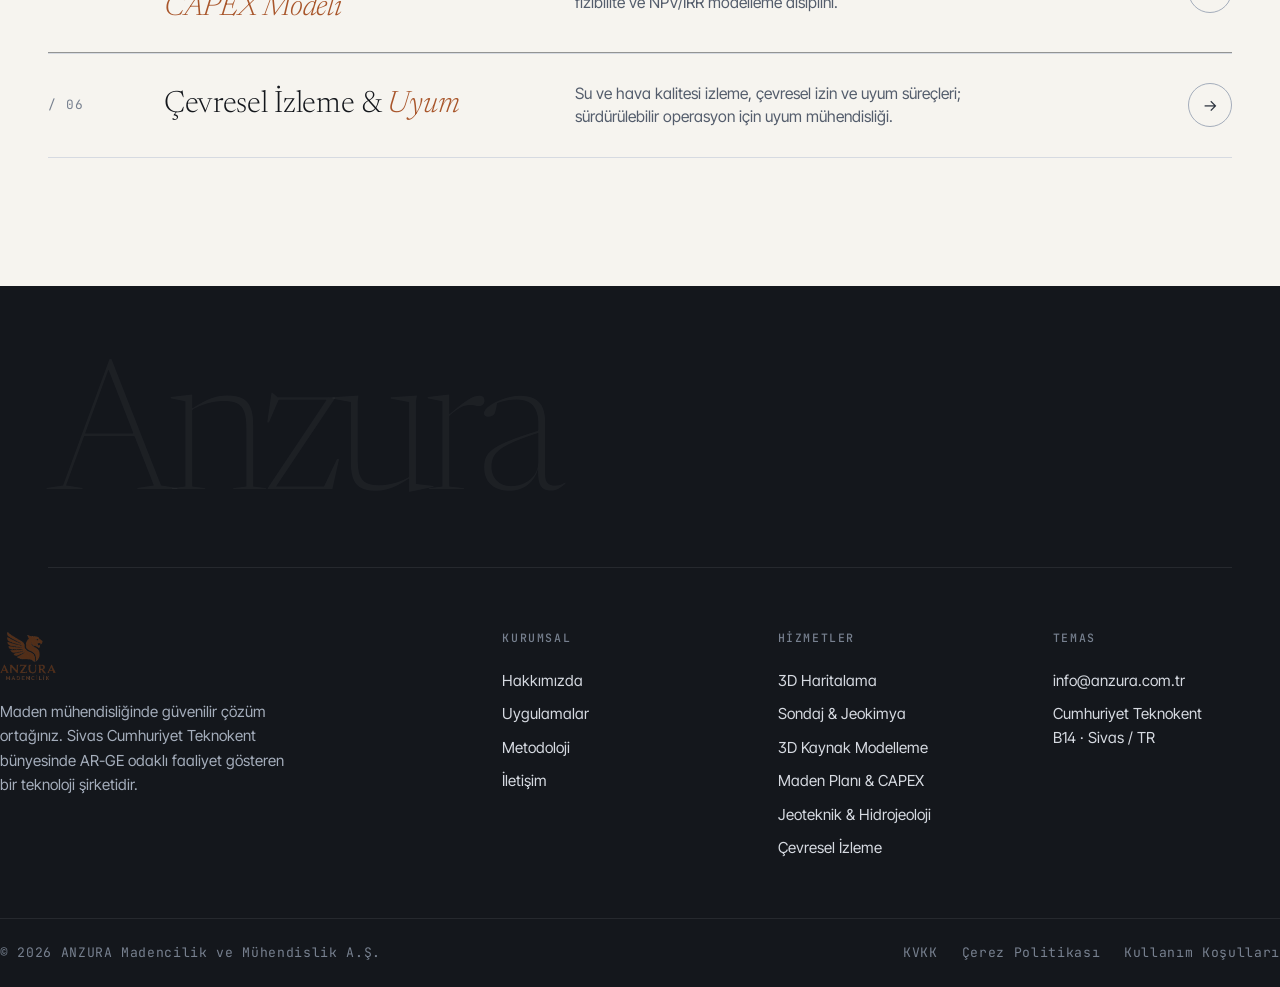
<file: hizmetler/jeoteknik-hidrojeoloji.html>
<!DOCTYPE html><html lang="tr"><head>


  <meta charset="utf-8">
  <meta name="viewport" content="width=device-width, initial-scale=1">
  <title>ANZURA — Jeoteknik &amp; Hidrojeoloji</title>
  <meta name="description" content="ANZURA Jeoteknik &amp; Hidrojeoloji hizmet detayı — Şev stabilitesi, zemin davranışı ve yeraltı suyu dinamiklerini aynı mühendislik çerçevesinde değerlendiriyor; saha güvenliğini hesaplanabilir hale getiriyoruz.">
  <link rel="preconnect" href="https://fonts.googleapis.com">
  <link rel="preconnect" href="https://fonts.gstatic.com" crossorigin="">
  <link href="https://fonts.googleapis.com/css2?family=Inter+Tight:wght@300;400;500;600&amp;family=Newsreader:ital,opsz,wght@0,6..72,200;0,6..72,300;0,6..72,400;0,6..72,500;1,6..72,300;1,6..72,400&amp;family=JetBrains+Mono:wght@400;500&amp;display=swap" rel="stylesheet">
  <link rel="stylesheet" href="../styles.css">
</head>
<body>

  
  <div class="top-bar">
    <div class="container top-bar-inner">
      <div class="top-bar-meta">
        <span class="home"><span class="dot"></span> Sivas Cumhuriyet Teknokent · Türkiye</span>
        <span id="liveTime">18:27 TR</span>
      </div>
      <a href="../index.html#iletisim" class="top-bar-link">Kurumsal Teklif Talebi →</a>
    </div>
  </div>

  <header class="main-header scrolled" id="header">
    <div class="container header-shell">
      <a href="../index.html" class="brand" aria-label="ANZURA ana sayfa">
        <img src="../assets/anzura_logo_clean_trim.png" alt="ANZURA Madencilik">
      </a>
      <button class="mobile-menu-btn" id="mobileMenuBtn" aria-label="Menüyü Aç/Kapat" aria-expanded="false">
        <span></span><span></span><span></span>
      </button>
      <nav class="main-nav" id="mainNav">
        <a href="../index.html#hakkimizda">Hakkımızda</a>
        <a href="../index.html#hizmetler">Hizmetler</a>
        <a href="../index.html#urunler">Uygulamalar</a>
        <a href="../index.html#metodoloji">Metodoloji</a>
        <a href="../index.html#iletisim" class="btn btn-ghost">İletişim <span class="arrow">→</span></a>
      </nav>
    </div>
  </header>


  <main>
    <section class="service-page-hero service-page-hero--geoteknik">
      <div class="container hero-content reveal in">
        <nav class="breadcrumb">
          <a href="../index.html">Ana sayfa</a>
          <span class="sep">/</span>
          <a href="../index.html#hizmetler">Hizmetler</a>
          <span class="sep">/</span>
          <span>Jeoteknik &amp; Hidrojeoloji</span>
        </nav>
        <span class="hero-eyebrow">Hizmet 05 · ANZURA</span>
        <h1 class="hero-title">Jeoteknik &amp; <em>Hidrojeoloji</em></h1>
        <p class="hero-lead">Şev stabilitesi, zemin davranışı ve yeraltı suyu dinamiklerini aynı mühendislik çerçevesinde değerlendiriyor; saha güvenliğini hesaplanabilir hale getiriyoruz.</p>
        <div class="hero-actions">
          <a href="../index.html#iletisim" class="btn btn-primary">Teklif talep et <span class="arrow">→</span></a>
          <a href="../index.html#hizmetler" class="btn btn-secondary">Tüm hizmetler</a>
        </div>
      </div>
    </section>

    <section class="section">
      <div class="container">
        <div class="service-detail-layout">
          <article class="service-copy reveal in">
            <span class="eyebrow">Kapsam &amp; Uygulama</span>
            <h2 style="margin-top: 24px;">Jeoteknik &amp; Hidrojeoloji hizmetinde neye odaklanıyoruz?</h2>
            <p>Maden işletmelerinde güvenli ve sürdürülebilir operasyon için jeoteknik ve hidrojeolojik bütünlük şarttır. Şev tasarımından yeraltı su akımına kadar birbirine bağlı tüm parametreleri tek bir mühendislik modelinde değerlendiriyoruz.</p>
            <ul class="service-list">
              <li>Açık ocak şev stabilite analizleri</li>
              <li>Yeraltı kazı destek ve tahkimat tasarımı</li>
              <li>Yeraltı su seviyesi ve akım modellemesi</li>
              <li>Risk azaltım odaklı mühendislik önerileri</li>
            </ul>
          </article>
          <aside class="service-visual service-visual--geoteknik reveal in" style="transition-delay:120ms;">
            <span class="service-visual__label">Saha güvenliği için jeoteknik ve su yönetimi dengesi</span>
          </aside>
        </div>

        <div class="kpi-strip reveal in" style="transition-delay:180ms;">
          <article class="kpi-card"><strong>Öncelikli</strong><span>Güvenlik Yaklaşımı</span></article>
          <article class="kpi-card"><strong>Kontrollü</strong><span>Su Yönetimi</span></article>
          <article class="kpi-card"><strong>Güçlü</strong><span>Operasyon Sürekliliği</span></article>
        </div>
      </div>
    </section>

    <section class="section bg-paper-2">
      <div class="container">
        <div class="service-detail-layout reverse">
          <article class="service-copy reveal">
            <span class="eyebrow">Teslim Edilen Çıktılar</span>
            <h2 style="margin-top: 24px;">Projenizin sonunda elinizde ne olacak?</h2>
            <ul class="service-list">
              <li>Jeoteknik değerlendirme raporu</li>
              <li>Hidrojeolojik model ve risk haritası</li>
              <li>Saha uygulama aksiyon planı</li>
              <li>Operasyonel kontrol listesi</li>
            </ul>
          </article>
          <aside class="service-cta-box reveal" style="transition-delay:120ms;">
            <span class="eyebrow eyebrow--light">Temas</span>
            <h3 style="margin-top: 24px;">Projeye özel<br>mühendislik çözümü.</h3>
            <p>Saha stabilitesi ve su yönetimi risklerini birlikte minimize edelim.</p>
            <a href="../index.html#iletisim" class="btn btn-secondary">Görüşme planla <span class="arrow">→</span></a>
          </aside>
        </div>
      </div>
    </section>

    <section class="section">
      <div class="container">
        <div class="section-head reveal">
          <div>
            <span class="eyebrow">Diğer Hizmetler</span>
          </div>
          <p class="section-intro">Altı disiplinimiz tek bir mühendislik zincirinin halkalarıdır. İhtiyaç duyduğunuz noktaya odaklanın, biz bütünü koruyalım.</p>
        </div>
        <div class="service-index reveal">

    <a href="3d-haritalama.html" class="service-row">
      <span class="s-num">/ 01</span>
      <div>
        <h3 class="s-title">3D Haritalama &amp; <em>Topografik Model</em></h3>
      </div>
      <p class="s-desc">İHA fotogrametrisi, LiDAR entegrasyonu ve dijital arazi modeli ile saha topografyasının yüksek hassasiyetli 3D kayıt altına alınması.</p>
      <span class="s-arrow" aria-hidden="true">→</span>
    </a>

    <a href="maden-arama-analiz.html" class="service-row">
      <span class="s-num">/ 02</span>
      <div>
        <h3 class="s-title">Sondaj &amp; <em>Jeokimyasal Analiz</em></h3>
      </div>
      <p class="s-desc">Karotlu sondaj yönetimi, numuneleme stratejisi ve jeokimyasal değerlendirme süreçlerini uçtan uca yönetiyor; doğrulanabilir arama verisi üretiyoruz.</p>
      <span class="s-arrow" aria-hidden="true">→</span>
    </a>

    <a href="jeoloji-kaynak-modelleme.html" class="service-row">
      <span class="s-num">/ 03</span>
      <div>
        <h3 class="s-title">3D Cevher Modeli &amp; <em>Kaynak Raporu</em></h3>
      </div>
      <p class="s-desc">3D cevher modelleme, rezerv kestirimi ve jeoistatistiksel analizleri; denetime açık, izlenebilir teknik raporlama disipliniyle teslim ediyoruz.</p>
      <span class="s-arrow" aria-hidden="true">→</span>
    </a>

    <a href="proses-fizibilite.html" class="service-row">
      <span class="s-num">/ 04</span>
      <div>
        <h3 class="s-title">Maden Geliştirme Planı &amp; <em>CAPEX Modeli</em></h3>
      </div>
      <p class="s-desc">Maden geliştirme planlaması, akış şeması, teknik-ekonomik fizibilite ve NPV/IRR modelleme disiplini.</p>
      <span class="s-arrow" aria-hidden="true">→</span>
    </a>

    <a href="cevresel-izleme-danismanlik.html" class="service-row">
      <span class="s-num">/ 06</span>
      <div>
        <h3 class="s-title">Çevresel İzleme &amp; <em>Uyum</em></h3>
      </div>
      <p class="s-desc">Su ve hava kalitesi izleme, çevresel izin ve uyum süreçleri; sürdürülebilir operasyon için uyum mühendisliği.</p>
      <span class="s-arrow" aria-hidden="true">→</span>
    </a>

        </div>
      </div>
    </section>
  </main>

  
  <footer class="main-footer">
    <div class="container">
      <div class="footer-mark">Anzura</div>
    </div>
    <div class="container footer-content">
      <div class="footer-brand">
        <img src="../assets/anzura_logo_clean_trim.png" alt="ANZURA">
        <p>Maden mühendisliğinde güvenilir çözüm ortağınız. Sivas Cumhuriyet Teknokent bünyesinde AR-GE odaklı faaliyet gösteren bir teknoloji şirketidir.</p>
      </div>
      <div class="footer-col">
        <h4>Kurumsal</h4>
        <a href="../index.html#hakkimizda">Hakkımızda</a>
        <a href="../index.html#urunler">Uygulamalar</a>
        <a href="../index.html#metodoloji">Metodoloji</a>
        <a href="../index.html#iletisim">İletişim</a>
      </div>
      <div class="footer-col">
        <h4>Hizmetler</h4>
        <a href="3d-haritalama.html">3D Haritalama</a>
        <a href="maden-arama-analiz.html">Sondaj &amp; Jeokimya</a>
        <a href="jeoloji-kaynak-modelleme.html">3D Kaynak Modelleme</a>
        <a href="proses-fizibilite.html">Maden Planı &amp; CAPEX</a>
        <a href="jeoteknik-hidrojeoloji.html">Jeoteknik &amp; Hidrojeoloji</a>
        <a href="cevresel-izleme-danismanlik.html">Çevresel İzleme</a>
      </div>
      <div class="footer-col">
        <h4>Temas</h4>
        <p>info@anzura.com.tr</p>
        <p>Cumhuriyet Teknokent<br>B14 · Sivas / TR</p>
      </div>
    </div>
    <div class="container footer-bottom">
      <span>© 2026 ANZURA Madencilik ve Mühendislik A.Ş.</span>
      <div class="legal">
        <a href="#">KVKK</a>
        <a href="#">Çerez Politikası</a>
        <a href="#">Kullanım Koşulları</a>
      </div>
    </div>
  </footer>


  <script src="../script.js"></script>


</body></html>
</file>
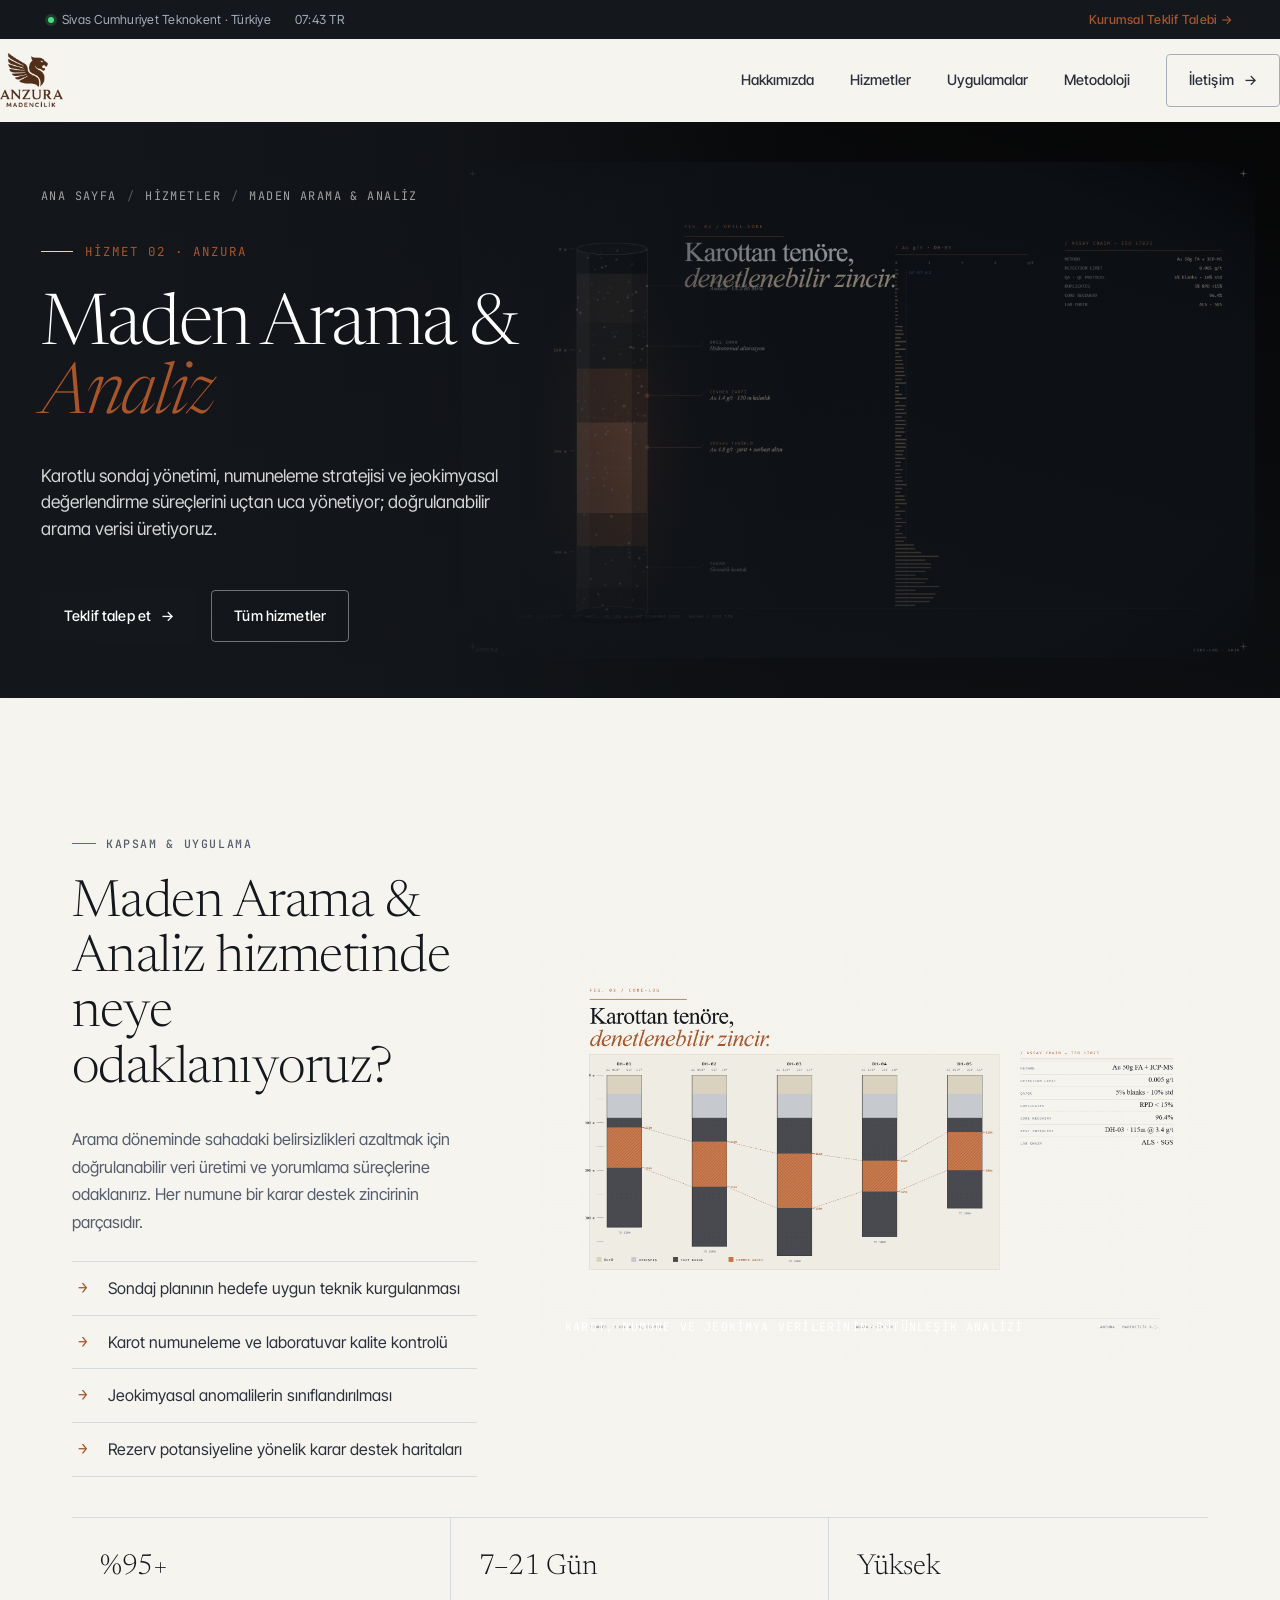
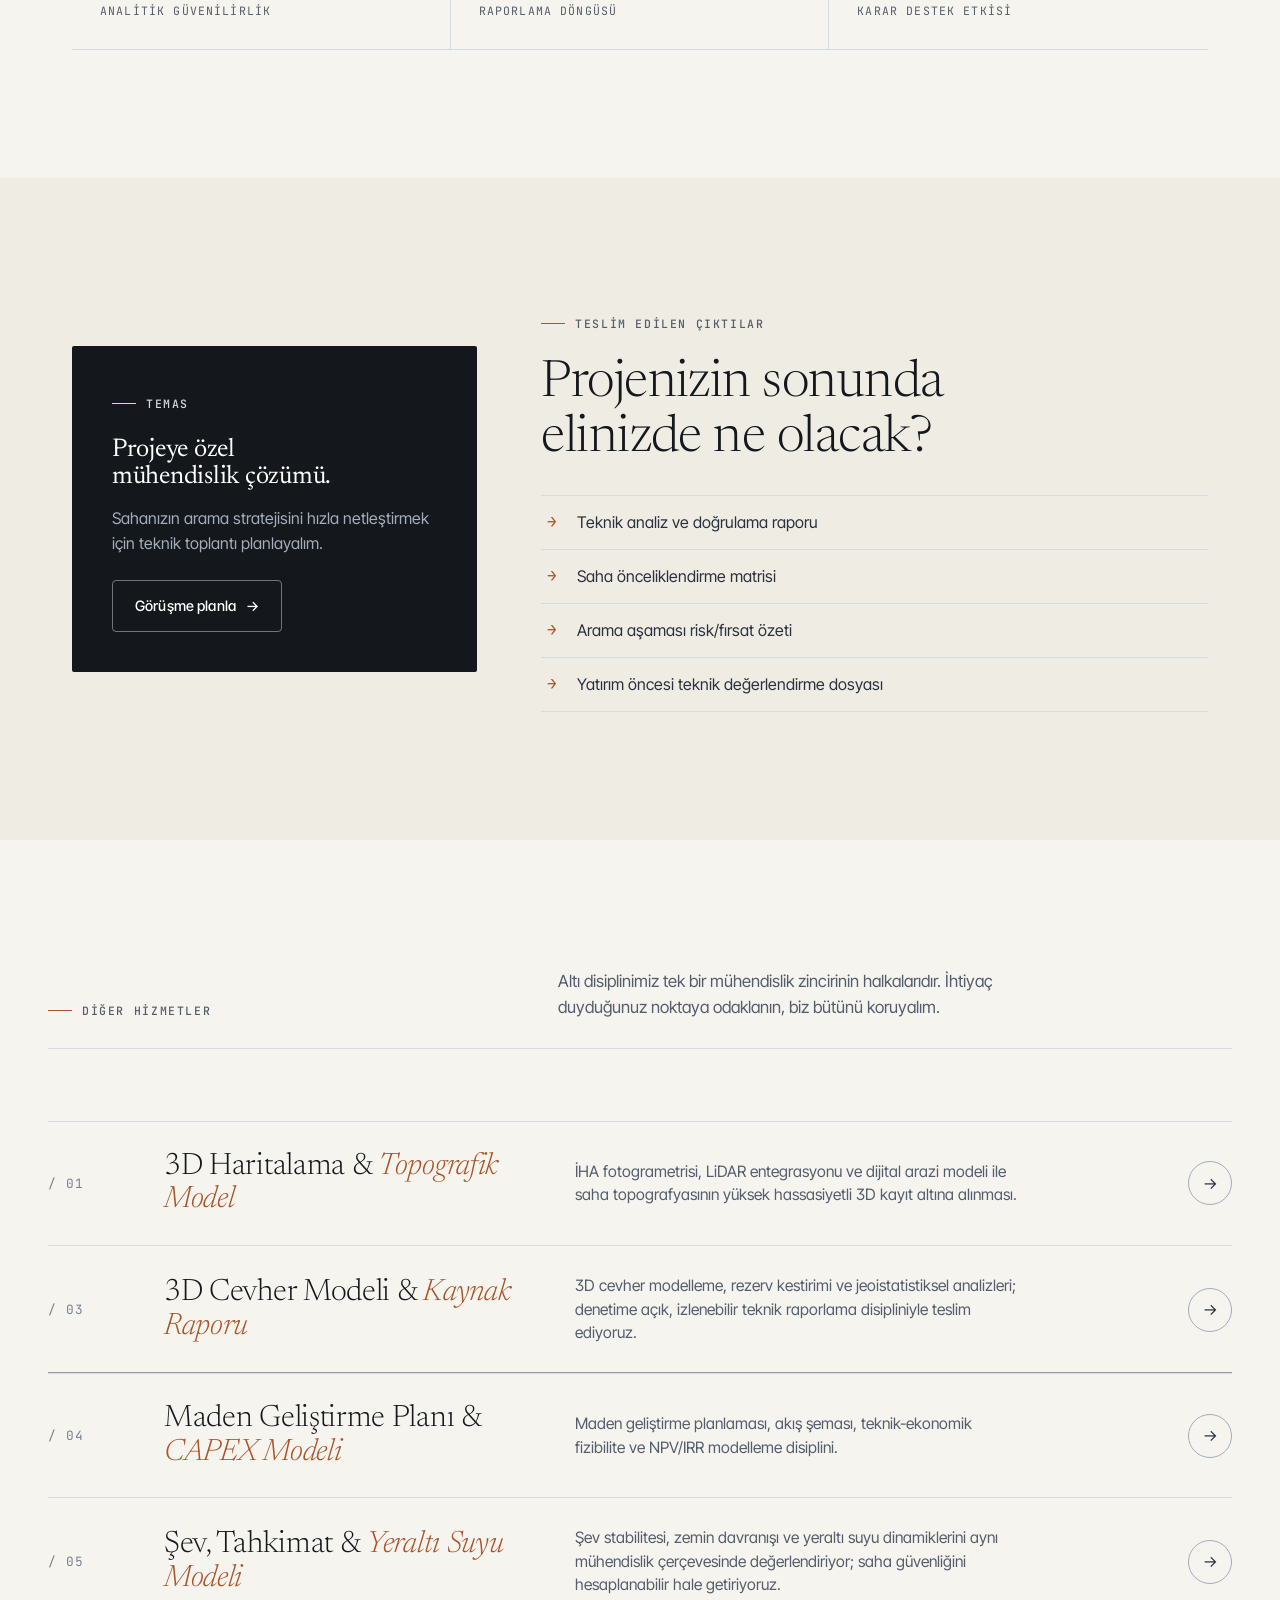
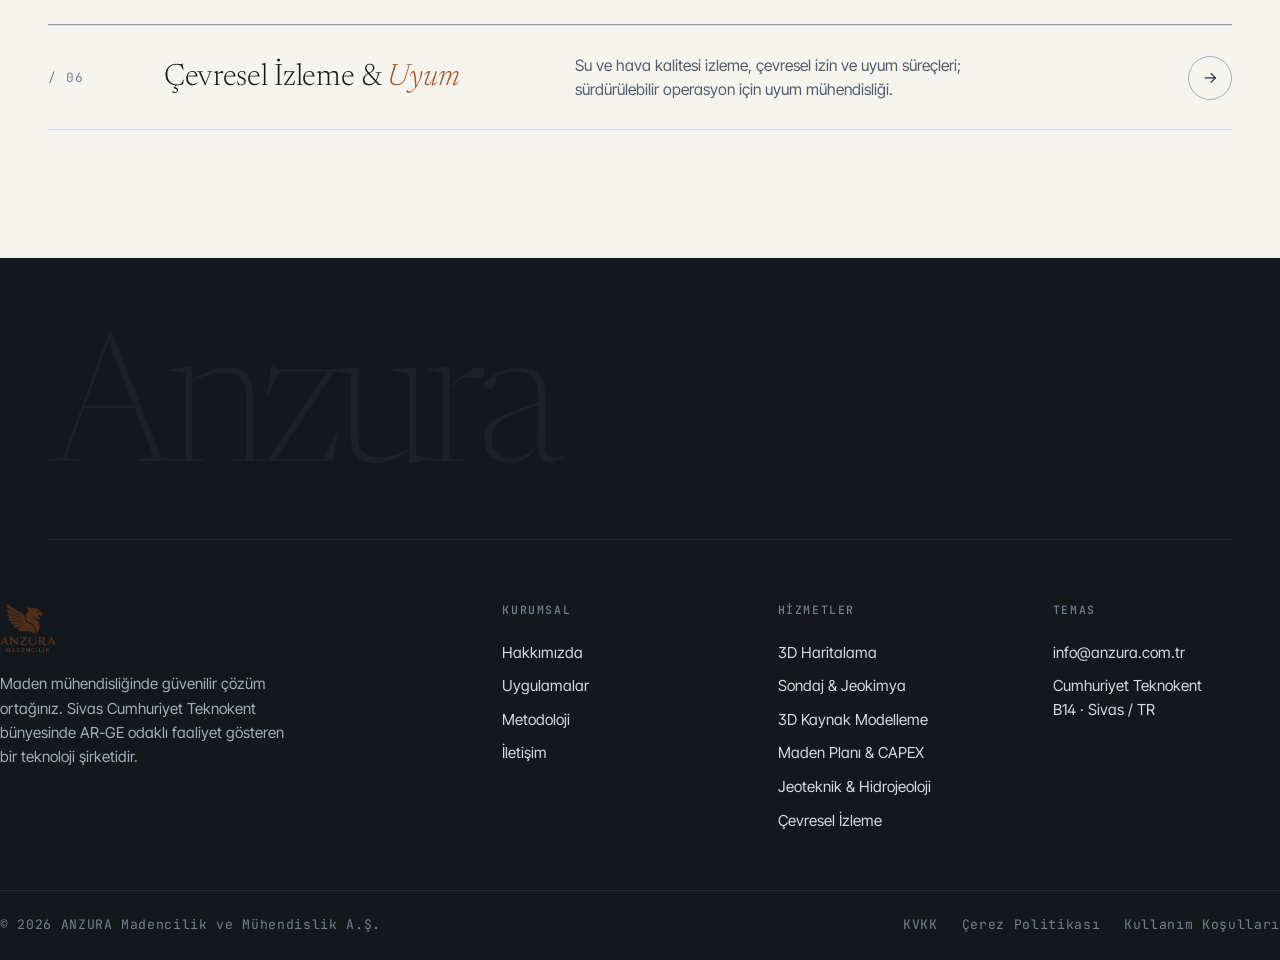
<file: hizmetler/maden-arama-analiz.html>
<!doctype html>
<html lang="tr">
<head>
  <meta charset="utf-8">
  <meta name="viewport" content="width=device-width, initial-scale=1">
  <title>ANZURA — Maden Arama & Analiz</title>
  <meta name="description" content="ANZURA Maden Arama & Analiz hizmet detayı — Karotlu sondaj yönetimi, numuneleme stratejisi ve jeokimyasal değerlendirme süreçlerini uçtan uca yönetiyor; doğrulanabilir arama verisi üretiyoruz.">
  <link rel="preconnect" href="https://fonts.googleapis.com">
  <link rel="preconnect" href="https://fonts.gstatic.com" crossorigin>
  <link href="https://fonts.googleapis.com/css2?family=Inter+Tight:wght@300;400;500;600&family=Newsreader:ital,opsz,wght@0,6..72,200;0,6..72,300;0,6..72,400;0,6..72,500;1,6..72,300;1,6..72,400&family=JetBrains+Mono:wght@400;500&display=swap" rel="stylesheet">
  <link rel="stylesheet" href="../styles.css">
</head>
<body>

  
  <div class="top-bar">
    <div class="container top-bar-inner">
      <div class="top-bar-meta">
        <span class="home"><span class="dot"></span> Sivas Cumhuriyet Teknokent · Türkiye</span>
        <span id="liveTime">— TR</span>
      </div>
      <a href="../index.html#iletisim" class="top-bar-link">Kurumsal Teklif Talebi →</a>
    </div>
  </div>

  <header class="main-header" id="header">
    <div class="container header-shell">
      <a href="../index.html" class="brand" aria-label="ANZURA ana sayfa">
        <img src="../assets/anzura_logo_clean_trim.png" alt="ANZURA Madencilik">
      </a>
      <button class="mobile-menu-btn" id="mobileMenuBtn" aria-label="Menüyü Aç/Kapat" aria-expanded="false">
        <span></span><span></span><span></span>
      </button>
      <nav class="main-nav" id="mainNav">
        <a href="../index.html#hakkimizda">Hakkımızda</a>
        <a href="../index.html#hizmetler">Hizmetler</a>
        <a href="../index.html#urunler">Uygulamalar</a>
        <a href="../index.html#metodoloji">Metodoloji</a>
        <a href="../index.html#iletisim" class="btn btn-ghost">İletişim <span class="arrow">→</span></a>
      </nav>
    </div>
  </header>


  <main>
    <section class="service-page-hero service-page-hero--maden-arama">
      <div class="container hero-content reveal">
        <nav class="breadcrumb">
          <a href="../index.html">Ana sayfa</a>
          <span class="sep">/</span>
          <a href="../index.html#hizmetler">Hizmetler</a>
          <span class="sep">/</span>
          <span>Maden Arama &amp; Analiz</span>
        </nav>
        <span class="hero-eyebrow">Hizmet 02 · ANZURA</span>
        <h1 class="hero-title">Maden Arama &amp; <em>Analiz</em></h1>
        <p class="hero-lead">Karotlu sondaj yönetimi, numuneleme stratejisi ve jeokimyasal değerlendirme süreçlerini uçtan uca yönetiyor; doğrulanabilir arama verisi üretiyoruz.</p>
        <div class="hero-actions">
          <a href="../index.html#iletisim" class="btn btn-primary">Teklif talep et <span class="arrow">→</span></a>
          <a href="../index.html#hizmetler" class="btn btn-secondary">Tüm hizmetler</a>
        </div>
      </div>
    </section>

    <section class="section">
      <div class="container">
        <div class="service-detail-layout">
          <article class="service-copy reveal">
            <span class="eyebrow">Kapsam &amp; Uygulama</span>
            <h2 style="margin-top: 24px;">Maden Arama &amp; Analiz hizmetinde neye odaklanıyoruz?</h2>
            <p>Arama döneminde sahadaki belirsizlikleri azaltmak için doğrulanabilir veri üretimi ve yorumlama süreçlerine odaklanırız. Her numune bir karar destek zincirinin parçasıdır.</p>
            <ul class="service-list">
              <li>Sondaj planının hedefe uygun teknik kurgulanması</li>
              <li>Karot numuneleme ve laboratuvar kalite kontrolü</li>
              <li>Jeokimyasal anomalilerin sınıflandırılması</li>
              <li>Rezerv potansiyeline yönelik karar destek haritaları</li>
            </ul>
          </article>
          <aside class="service-visual service-visual--maden-arama reveal" style="transition-delay:120ms;">
            <span class="service-visual__label">Karot, numune ve jeokimya verilerinin bütünleşik analizi</span>
          </aside>
        </div>

        <div class="kpi-strip reveal" style="transition-delay:180ms;">
          <article class="kpi-card"><strong>%95+</strong><span>Analitik Güvenilirlik</span></article>
          <article class="kpi-card"><strong>7–21 Gün</strong><span>Raporlama Döngüsü</span></article>
          <article class="kpi-card"><strong>Yüksek</strong><span>Karar Destek Etkisi</span></article>
        </div>
      </div>
    </section>

    <section class="section bg-paper-2">
      <div class="container">
        <div class="service-detail-layout reverse">
          <article class="service-copy reveal">
            <span class="eyebrow">Teslim Edilen Çıktılar</span>
            <h2 style="margin-top: 24px;">Projenizin sonunda elinizde ne olacak?</h2>
            <ul class="service-list">
              <li>Teknik analiz ve doğrulama raporu</li>
              <li>Saha önceliklendirme matrisi</li>
              <li>Arama aşaması risk/fırsat özeti</li>
              <li>Yatırım öncesi teknik değerlendirme dosyası</li>
            </ul>
          </article>
          <aside class="service-cta-box reveal" style="transition-delay:120ms;">
            <span class="eyebrow eyebrow--light">Temas</span>
            <h3 style="margin-top: 24px;">Projeye özel<br>mühendislik çözümü.</h3>
            <p>Sahanızın arama stratejisini hızla netleştirmek için teknik toplantı planlayalım.</p>
            <a href="../index.html#iletisim" class="btn btn-secondary">Görüşme planla <span class="arrow">→</span></a>
          </aside>
        </div>
      </div>
    </section>

    <section class="section">
      <div class="container">
        <div class="section-head reveal">
          <div>
            <span class="eyebrow">Diğer Hizmetler</span>
          </div>
          <p class="section-intro">Altı disiplinimiz tek bir mühendislik zincirinin halkalarıdır. İhtiyaç duyduğunuz noktaya odaklanın, biz bütünü koruyalım.</p>
        </div>
        <div class="service-index reveal">

    <a href="3d-haritalama.html" class="service-row">
      <span class="s-num">/ 01</span>
      <div>
        <h3 class="s-title">3D Haritalama &amp; <em>Topografik Model</em></h3>
      </div>
      <p class="s-desc">İHA fotogrametrisi, LiDAR entegrasyonu ve dijital arazi modeli ile saha topografyasının yüksek hassasiyetli 3D kayıt altına alınması.</p>
      <span class="s-arrow" aria-hidden="true">→</span>
    </a>

    <a href="jeoloji-kaynak-modelleme.html" class="service-row">
      <span class="s-num">/ 03</span>
      <div>
        <h3 class="s-title">3D Cevher Modeli &amp; <em>Kaynak Raporu</em></h3>
      </div>
      <p class="s-desc">3D cevher modelleme, rezerv kestirimi ve jeoistatistiksel analizleri; denetime açık, izlenebilir teknik raporlama disipliniyle teslim ediyoruz.</p>
      <span class="s-arrow" aria-hidden="true">→</span>
    </a>

    <a href="proses-fizibilite.html" class="service-row">
      <span class="s-num">/ 04</span>
      <div>
        <h3 class="s-title">Maden Geliştirme Planı &amp; <em>CAPEX Modeli</em></h3>
      </div>
      <p class="s-desc">Maden geliştirme planlaması, akış şeması, teknik-ekonomik fizibilite ve NPV/IRR modelleme disiplini.</p>
      <span class="s-arrow" aria-hidden="true">→</span>
    </a>

    <a href="jeoteknik-hidrojeoloji.html" class="service-row">
      <span class="s-num">/ 05</span>
      <div>
        <h3 class="s-title">Şev, Tahkimat &amp; <em>Yeraltı Suyu Modeli</em></h3>
      </div>
      <p class="s-desc">Şev stabilitesi, zemin davranışı ve yeraltı suyu dinamiklerini aynı mühendislik çerçevesinde değerlendiriyor; saha güvenliğini hesaplanabilir hale getiriyoruz.</p>
      <span class="s-arrow" aria-hidden="true">→</span>
    </a>

    <a href="cevresel-izleme-danismanlik.html" class="service-row">
      <span class="s-num">/ 06</span>
      <div>
        <h3 class="s-title">Çevresel İzleme &amp; <em>Uyum</em></h3>
      </div>
      <p class="s-desc">Su ve hava kalitesi izleme, çevresel izin ve uyum süreçleri; sürdürülebilir operasyon için uyum mühendisliği.</p>
      <span class="s-arrow" aria-hidden="true">→</span>
    </a>

        </div>
      </div>
    </section>
  </main>

  
  <footer class="main-footer">
    <div class="container">
      <div class="footer-mark">Anzura</div>
    </div>
    <div class="container footer-content">
      <div class="footer-brand">
        <img src="../assets/anzura_logo_clean_trim.png" alt="ANZURA">
        <p>Maden mühendisliğinde güvenilir çözüm ortağınız. Sivas Cumhuriyet Teknokent bünyesinde AR-GE odaklı faaliyet gösteren bir teknoloji şirketidir.</p>
      </div>
      <div class="footer-col">
        <h4>Kurumsal</h4>
        <a href="../index.html#hakkimizda">Hakkımızda</a>
        <a href="../index.html#urunler">Uygulamalar</a>
        <a href="../index.html#metodoloji">Metodoloji</a>
        <a href="../index.html#iletisim">İletişim</a>
      </div>
      <div class="footer-col">
        <h4>Hizmetler</h4>
        <a href="3d-haritalama.html">3D Haritalama</a>
        <a href="maden-arama-analiz.html">Sondaj &amp; Jeokimya</a>
        <a href="jeoloji-kaynak-modelleme.html">3D Kaynak Modelleme</a>
        <a href="proses-fizibilite.html">Maden Planı &amp; CAPEX</a>
        <a href="jeoteknik-hidrojeoloji.html">Jeoteknik &amp; Hidrojeoloji</a>
        <a href="cevresel-izleme-danismanlik.html">Çevresel İzleme</a>
      </div>
      <div class="footer-col">
        <h4>Temas</h4>
        <p>info@anzura.com.tr</p>
        <p>Cumhuriyet Teknokent<br>B14 · Sivas / TR</p>
      </div>
    </div>
    <div class="container footer-bottom">
      <span>© 2026 ANZURA Madencilik ve Mühendislik A.Ş.</span>
      <div class="legal">
        <a href="#">KVKK</a>
        <a href="#">Çerez Politikası</a>
        <a href="#">Kullanım Koşulları</a>
      </div>
    </div>
  </footer>


  <script src="../script.js"></script>
</body>
</html>
</file>
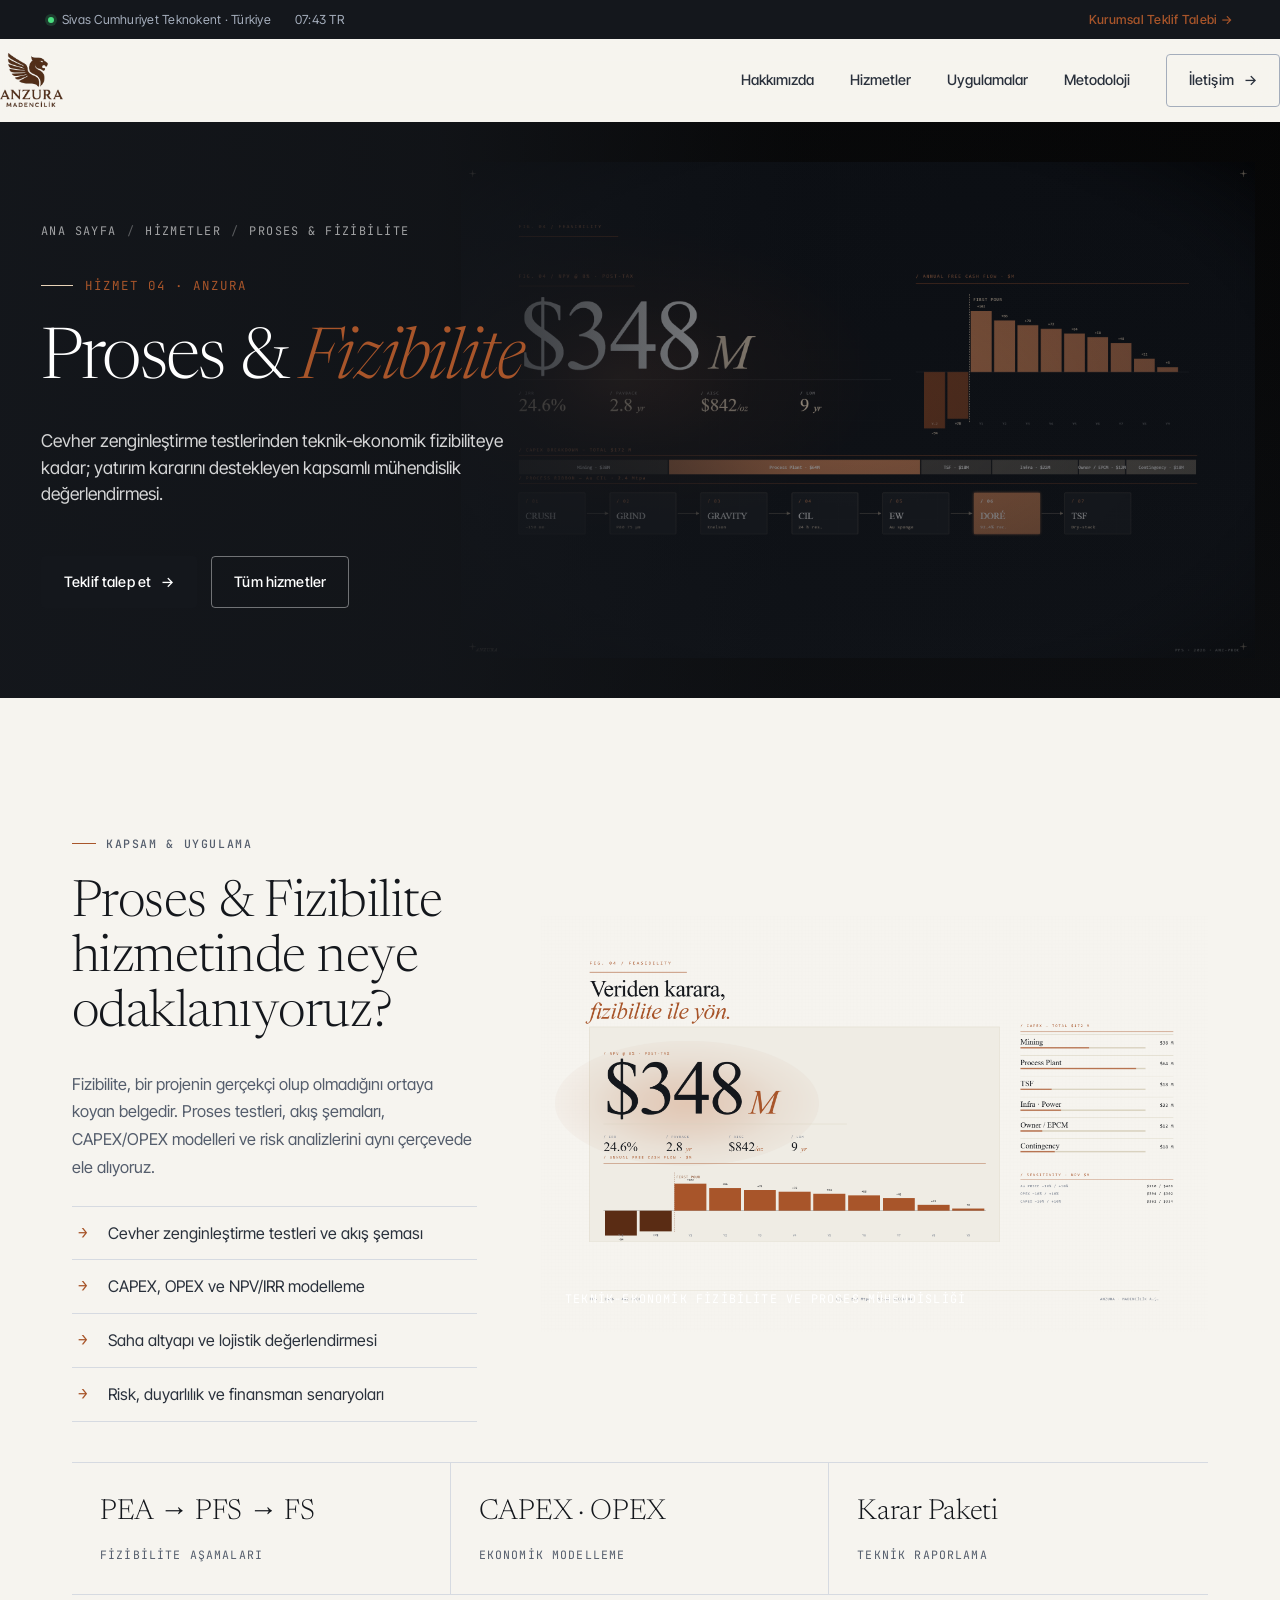
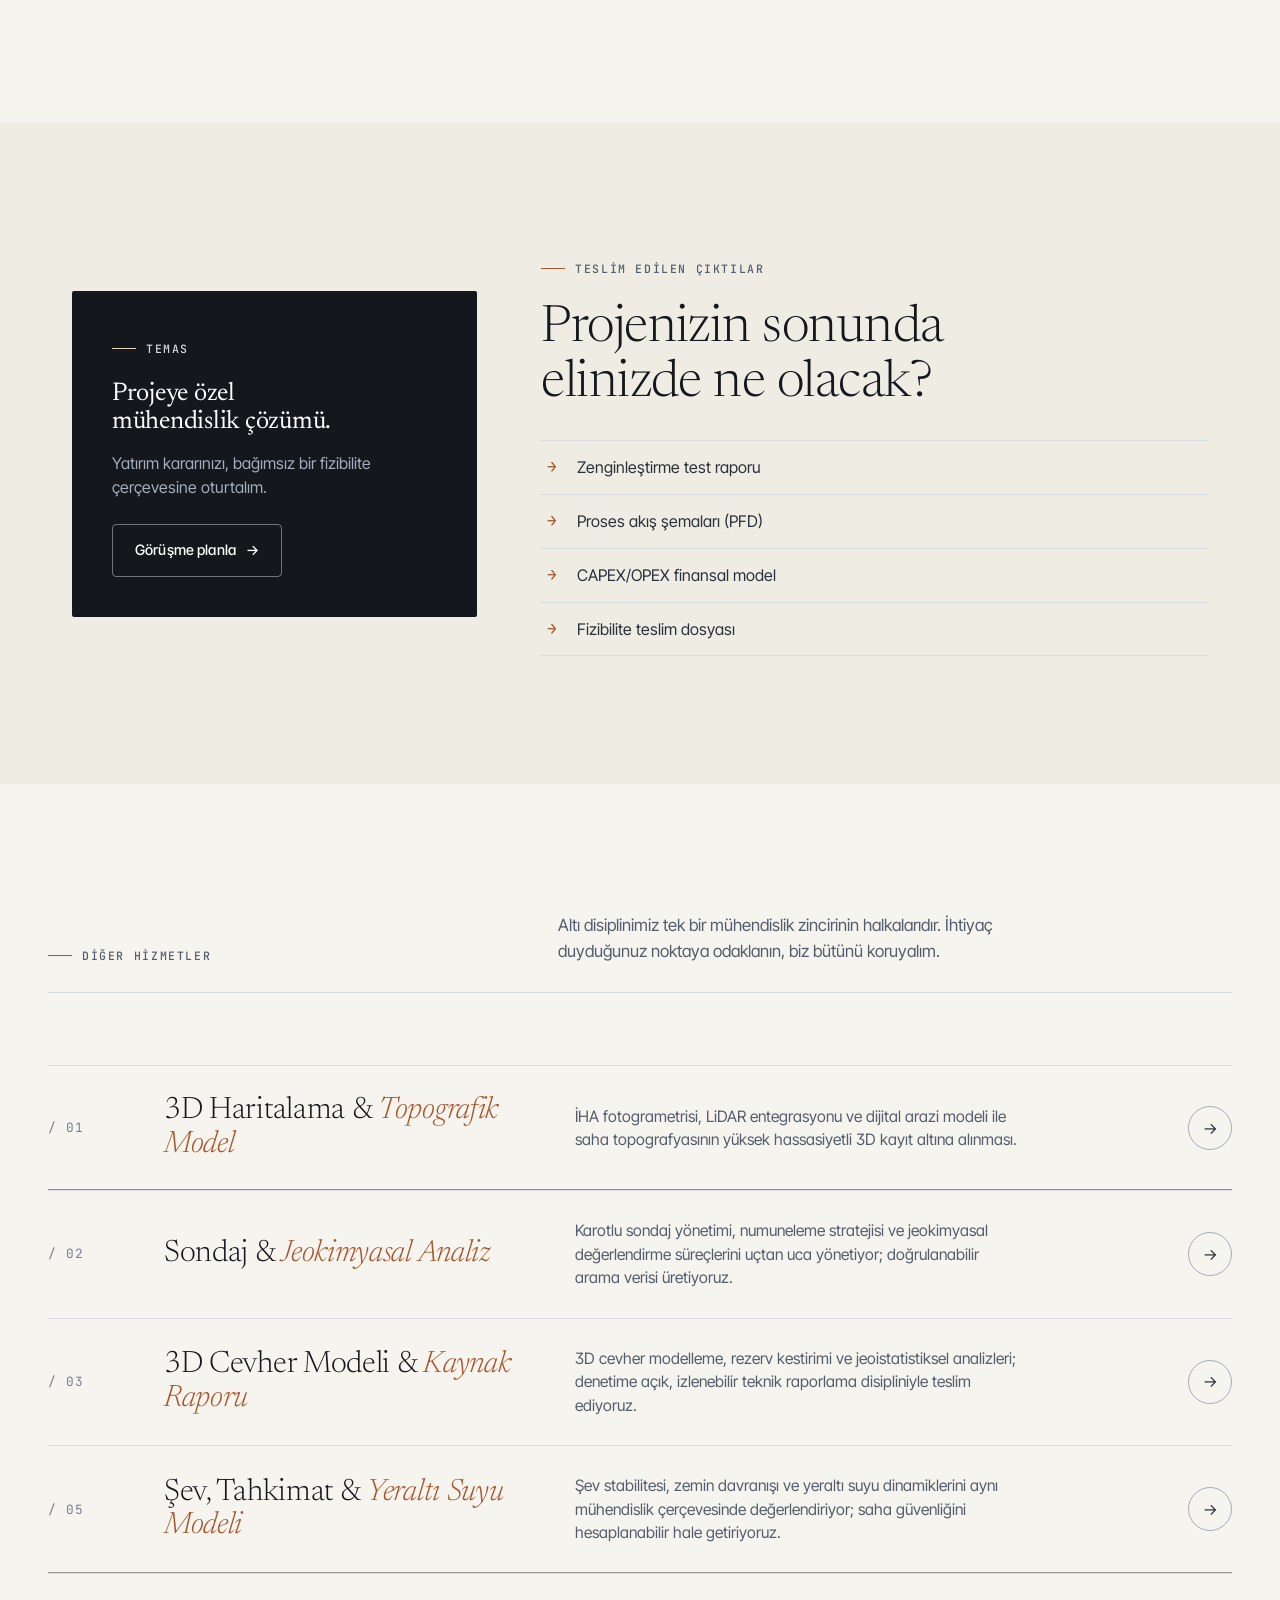
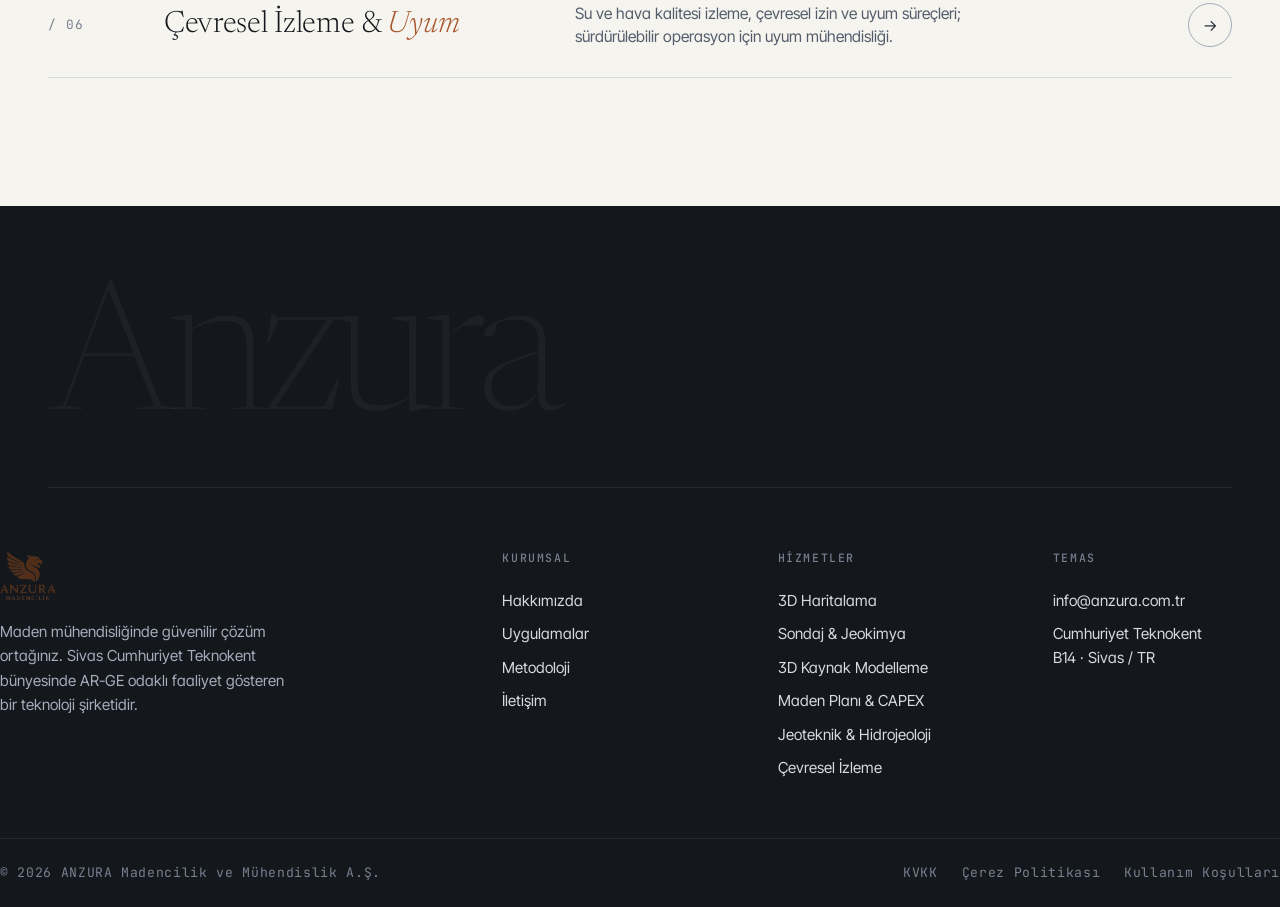
<file: hizmetler/proses-fizibilite.html>
<!doctype html>
<html lang="tr">
<head>
  <meta charset="utf-8">
  <meta name="viewport" content="width=device-width, initial-scale=1">
  <title>ANZURA — Proses & Fizibilite</title>
  <meta name="description" content="ANZURA Proses & Fizibilite hizmet detayı — Cevher zenginleştirme testlerinden teknik-ekonomik fizibiliteye kadar; yatırım kararını destekleyen kapsamlı mühendislik değerlendirmesi.">
  <link rel="preconnect" href="https://fonts.googleapis.com">
  <link rel="preconnect" href="https://fonts.gstatic.com" crossorigin>
  <link href="https://fonts.googleapis.com/css2?family=Inter+Tight:wght@300;400;500;600&family=Newsreader:ital,opsz,wght@0,6..72,200;0,6..72,300;0,6..72,400;0,6..72,500;1,6..72,300;1,6..72,400&family=JetBrains+Mono:wght@400;500&display=swap" rel="stylesheet">
  <link rel="stylesheet" href="../styles.css">
</head>
<body>

  
  <div class="top-bar">
    <div class="container top-bar-inner">
      <div class="top-bar-meta">
        <span class="home"><span class="dot"></span> Sivas Cumhuriyet Teknokent · Türkiye</span>
        <span id="liveTime">— TR</span>
      </div>
      <a href="../index.html#iletisim" class="top-bar-link">Kurumsal Teklif Talebi →</a>
    </div>
  </div>

  <header class="main-header" id="header">
    <div class="container header-shell">
      <a href="../index.html" class="brand" aria-label="ANZURA ana sayfa">
        <img src="../assets/anzura_logo_clean_trim.png" alt="ANZURA Madencilik">
      </a>
      <button class="mobile-menu-btn" id="mobileMenuBtn" aria-label="Menüyü Aç/Kapat" aria-expanded="false">
        <span></span><span></span><span></span>
      </button>
      <nav class="main-nav" id="mainNav">
        <a href="../index.html#hakkimizda">Hakkımızda</a>
        <a href="../index.html#hizmetler">Hizmetler</a>
        <a href="../index.html#urunler">Uygulamalar</a>
        <a href="../index.html#metodoloji">Metodoloji</a>
        <a href="../index.html#iletisim" class="btn btn-ghost">İletişim <span class="arrow">→</span></a>
      </nav>
    </div>
  </header>


  <main>
    <section class="service-page-hero service-page-hero--proses">
      <div class="container hero-content reveal">
        <nav class="breadcrumb">
          <a href="../index.html">Ana sayfa</a>
          <span class="sep">/</span>
          <a href="../index.html#hizmetler">Hizmetler</a>
          <span class="sep">/</span>
          <span>Proses &amp; Fizibilite</span>
        </nav>
        <span class="hero-eyebrow">Hizmet 04 · ANZURA</span>
        <h1 class="hero-title">Proses &amp; <em>Fizibilite</em></h1>
        <p class="hero-lead">Cevher zenginleştirme testlerinden teknik-ekonomik fizibiliteye kadar; yatırım kararını destekleyen kapsamlı mühendislik değerlendirmesi.</p>
        <div class="hero-actions">
          <a href="../index.html#iletisim" class="btn btn-primary">Teklif talep et <span class="arrow">→</span></a>
          <a href="../index.html#hizmetler" class="btn btn-secondary">Tüm hizmetler</a>
        </div>
      </div>
    </section>

    <section class="section">
      <div class="container">
        <div class="service-detail-layout">
          <article class="service-copy reveal">
            <span class="eyebrow">Kapsam &amp; Uygulama</span>
            <h2 style="margin-top: 24px;">Proses &amp; Fizibilite hizmetinde neye odaklanıyoruz?</h2>
            <p>Fizibilite, bir projenin gerçekçi olup olmadığını ortaya koyan belgedir. Proses testleri, akış şemaları, CAPEX/OPEX modelleri ve risk analizlerini aynı çerçevede ele alıyoruz.</p>
            <ul class="service-list">
              <li>Cevher zenginleştirme testleri ve akış şeması</li>
              <li>CAPEX, OPEX ve NPV/IRR modelleme</li>
              <li>Saha altyapı ve lojistik değerlendirmesi</li>
              <li>Risk, duyarlılık ve finansman senaryoları</li>
            </ul>
          </article>
          <aside class="service-visual service-visual--proses reveal" style="transition-delay:120ms;">
            <span class="service-visual__label">Teknik-ekonomik fizibilite ve proses mühendisliği</span>
          </aside>
        </div>

        <div class="kpi-strip reveal" style="transition-delay:180ms;">
          <article class="kpi-card"><strong>PEA → PFS → FS</strong><span>Fizibilite Aşamaları</span></article>
          <article class="kpi-card"><strong>CAPEX · OPEX</strong><span>Ekonomik Modelleme</span></article>
          <article class="kpi-card"><strong>Karar Paketi</strong><span>Teknik Raporlama</span></article>
        </div>
      </div>
    </section>

    <section class="section bg-paper-2">
      <div class="container">
        <div class="service-detail-layout reverse">
          <article class="service-copy reveal">
            <span class="eyebrow">Teslim Edilen Çıktılar</span>
            <h2 style="margin-top: 24px;">Projenizin sonunda elinizde ne olacak?</h2>
            <ul class="service-list">
              <li>Zenginleştirme test raporu</li>
              <li>Proses akış şemaları (PFD)</li>
              <li>CAPEX/OPEX finansal model</li>
              <li>Fizibilite teslim dosyası</li>
            </ul>
          </article>
          <aside class="service-cta-box reveal" style="transition-delay:120ms;">
            <span class="eyebrow eyebrow--light">Temas</span>
            <h3 style="margin-top: 24px;">Projeye özel<br>mühendislik çözümü.</h3>
            <p>Yatırım kararınızı, bağımsız bir fizibilite çerçevesine oturtalım.</p>
            <a href="../index.html#iletisim" class="btn btn-secondary">Görüşme planla <span class="arrow">→</span></a>
          </aside>
        </div>
      </div>
    </section>

    <section class="section">
      <div class="container">
        <div class="section-head reveal">
          <div>
            <span class="eyebrow">Diğer Hizmetler</span>
          </div>
          <p class="section-intro">Altı disiplinimiz tek bir mühendislik zincirinin halkalarıdır. İhtiyaç duyduğunuz noktaya odaklanın, biz bütünü koruyalım.</p>
        </div>
        <div class="service-index reveal">

    <a href="3d-haritalama.html" class="service-row">
      <span class="s-num">/ 01</span>
      <div>
        <h3 class="s-title">3D Haritalama &amp; <em>Topografik Model</em></h3>
      </div>
      <p class="s-desc">İHA fotogrametrisi, LiDAR entegrasyonu ve dijital arazi modeli ile saha topografyasının yüksek hassasiyetli 3D kayıt altına alınması.</p>
      <span class="s-arrow" aria-hidden="true">→</span>
    </a>

    <a href="maden-arama-analiz.html" class="service-row">
      <span class="s-num">/ 02</span>
      <div>
        <h3 class="s-title">Sondaj &amp; <em>Jeokimyasal Analiz</em></h3>
      </div>
      <p class="s-desc">Karotlu sondaj yönetimi, numuneleme stratejisi ve jeokimyasal değerlendirme süreçlerini uçtan uca yönetiyor; doğrulanabilir arama verisi üretiyoruz.</p>
      <span class="s-arrow" aria-hidden="true">→</span>
    </a>

    <a href="jeoloji-kaynak-modelleme.html" class="service-row">
      <span class="s-num">/ 03</span>
      <div>
        <h3 class="s-title">3D Cevher Modeli &amp; <em>Kaynak Raporu</em></h3>
      </div>
      <p class="s-desc">3D cevher modelleme, rezerv kestirimi ve jeoistatistiksel analizleri; denetime açık, izlenebilir teknik raporlama disipliniyle teslim ediyoruz.</p>
      <span class="s-arrow" aria-hidden="true">→</span>
    </a>

    <a href="jeoteknik-hidrojeoloji.html" class="service-row">
      <span class="s-num">/ 05</span>
      <div>
        <h3 class="s-title">Şev, Tahkimat &amp; <em>Yeraltı Suyu Modeli</em></h3>
      </div>
      <p class="s-desc">Şev stabilitesi, zemin davranışı ve yeraltı suyu dinamiklerini aynı mühendislik çerçevesinde değerlendiriyor; saha güvenliğini hesaplanabilir hale getiriyoruz.</p>
      <span class="s-arrow" aria-hidden="true">→</span>
    </a>

    <a href="cevresel-izleme-danismanlik.html" class="service-row">
      <span class="s-num">/ 06</span>
      <div>
        <h3 class="s-title">Çevresel İzleme &amp; <em>Uyum</em></h3>
      </div>
      <p class="s-desc">Su ve hava kalitesi izleme, çevresel izin ve uyum süreçleri; sürdürülebilir operasyon için uyum mühendisliği.</p>
      <span class="s-arrow" aria-hidden="true">→</span>
    </a>

        </div>
      </div>
    </section>
  </main>

  
  <footer class="main-footer">
    <div class="container">
      <div class="footer-mark">Anzura</div>
    </div>
    <div class="container footer-content">
      <div class="footer-brand">
        <img src="../assets/anzura_logo_clean_trim.png" alt="ANZURA">
        <p>Maden mühendisliğinde güvenilir çözüm ortağınız. Sivas Cumhuriyet Teknokent bünyesinde AR-GE odaklı faaliyet gösteren bir teknoloji şirketidir.</p>
      </div>
      <div class="footer-col">
        <h4>Kurumsal</h4>
        <a href="../index.html#hakkimizda">Hakkımızda</a>
        <a href="../index.html#urunler">Uygulamalar</a>
        <a href="../index.html#metodoloji">Metodoloji</a>
        <a href="../index.html#iletisim">İletişim</a>
      </div>
      <div class="footer-col">
        <h4>Hizmetler</h4>
        <a href="3d-haritalama.html">3D Haritalama</a>
        <a href="maden-arama-analiz.html">Sondaj &amp; Jeokimya</a>
        <a href="jeoloji-kaynak-modelleme.html">3D Kaynak Modelleme</a>
        <a href="proses-fizibilite.html">Maden Planı &amp; CAPEX</a>
        <a href="jeoteknik-hidrojeoloji.html">Jeoteknik &amp; Hidrojeoloji</a>
        <a href="cevresel-izleme-danismanlik.html">Çevresel İzleme</a>
      </div>
      <div class="footer-col">
        <h4>Temas</h4>
        <p>info@anzura.com.tr</p>
        <p>Cumhuriyet Teknokent<br>B14 · Sivas / TR</p>
      </div>
    </div>
    <div class="container footer-bottom">
      <span>© 2026 ANZURA Madencilik ve Mühendislik A.Ş.</span>
      <div class="legal">
        <a href="#">KVKK</a>
        <a href="#">Çerez Politikası</a>
        <a href="#">Kullanım Koşulları</a>
      </div>
    </div>
  </footer>


  <script src="../script.js"></script>
</body>
</html>
</file>
<file: styles.css>
﻿/* ============================================
   ANZURA ? Editorial Mining Engineering
   A serious, restrained, engineering-first system
   ============================================ */

:root {
  /* Paper + ink (warm neutrals, low saturation) */
  --ink-900: #14171c;
  --ink-800: #1d222a;
  --ink-700: #2a313c;
  --ink-500: #545d6c;
  --ink-400: #77808f;
  --ink-300: #a4adbb;
  --ink-200: #d6dae1;
  --ink-100: #eceef2;
  --paper:   #f6f4ef;
  --paper-2: #efece4;
  --white:   #ffffff;

  /* Earth accent (copper/ochre — one tone, restrained use) */
  --accent:        #a8552a;   /* copper */
  --accent-deep:   #7e3e1d;
  --accent-soft:   #e8d3b8;

  /* Geological accent for data (cool slate-blue, used sparingly) */
  --cool-800: #213040;

  --radius-sm: 2px;
  --radius:    4px;
  --radius-lg: 8px;

  --shadow-sm: 0 1px 2px rgba(20,23,28,0.06), 0 1px 1px rgba(20,23,28,0.04);
  --shadow:    0 10px 30px -12px rgba(20,23,28,0.18);
  --shadow-lg: 0 30px 60px -20px rgba(20,23,28,0.28);

  --max-w: 1280px;
  --gutter: clamp(20px, 4vw, 48px);

  --ease: cubic-bezier(0.22, 0.61, 0.36, 1);
}

/* Reset */
*, *::before, *::after { box-sizing: border-box; margin: 0; padding: 0; }
html { scroll-behavior: smooth; -webkit-text-size-adjust: 100%; }
body {
  font-family: 'Inter Tight', 'Inter', -apple-system, BlinkMacSystemFont, 'Helvetica Neue', sans-serif;
  font-feature-settings: 'ss01', 'cv11';
  color: var(--ink-700);
  background: var(--paper);
  line-height: 1.55;
  -webkit-font-smoothing: antialiased;
  -moz-osx-font-smoothing: grayscale;
  font-size: 16px;
  overflow-x: hidden;
}
img, video { max-width: 100%; height: auto; display: block; }
a { color: inherit; text-decoration: none; }
button { font: inherit; cursor: pointer; border: none; background: none; color: inherit; }
::selection { background: var(--accent); color: #fff; }

h1, h2, h3, h4 {
  font-family: 'Newsreader', 'Fraunces', 'Cormorant Garamond', Georgia, serif;
  color: var(--ink-900);
  letter-spacing: -0.01em;
  line-height: 1.08;
  font-weight: 400;
  font-optical-sizing: auto;
}
h1 { font-size: clamp(3rem, 6vw, 5.5rem); font-weight: 300; }
h2 { font-size: clamp(2rem, 4vw, 3.25rem); font-weight: 300; }
h3 { font-size: clamp(1.25rem, 1.6vw, 1.5rem); font-weight: 400; }
h4 { font-size: 1rem; font-weight: 500; font-family: 'Inter Tight', sans-serif; letter-spacing: 0.02em; color: var(--ink-900); }

p { max-width: 62ch; }

.container {
  width: 100%;
  max-width: var(--max-w);
  margin: 0 auto;
  padding: 0 var(--gutter);
}

/* ---------- Eyebrow + section labeling ---------- */
.eyebrow {
  display: inline-flex;
  align-items: center;
  gap: 10px;
  font-family: 'JetBrains Mono', 'SFMono-Regular', ui-monospace, monospace;
  font-size: 0.72rem;
  letter-spacing: 0.14em;
  text-transform: uppercase;
  color: var(--ink-500);
  font-weight: 500;
}
.eyebrow::before {
  content: '';
  width: 24px;
  height: 1px;
  background: var(--accent);
}
.eyebrow--center { margin-inline: auto; }
.eyebrow--light { color: var(--ink-200); }
.eyebrow--light::before { background: var(--accent-soft); }

.section-num {
  font-family: 'JetBrains Mono', monospace;
  font-size: 0.72rem;
  color: var(--ink-400);
  letter-spacing: 0.1em;
}

.rule {
  height: 1px;
  background: var(--ink-200);
  width: 100%;
}

/* ---------- Buttons ---------- */
.btn {
  display: inline-flex;
  align-items: center;
  gap: 10px;
  padding: 14px 22px;
  font-weight: 500;
  font-size: 0.9rem;
  letter-spacing: 0.01em;
  border-radius: var(--radius);
  transition: transform 0.25s var(--ease), background 0.25s var(--ease), color 0.25s var(--ease), border-color 0.25s var(--ease);
  border: 1px solid transparent;
  white-space: nowrap;
}
.btn .arrow { transition: transform 0.3s var(--ease); }
.btn:hover .arrow { transform: translateX(4px); }

.btn-primary { background: var(--ink-900); color: var(--white); }
.btn-primary:hover { background: var(--accent-deep); }

.btn-secondary { background: transparent; color: var(--white); border-color: rgba(255,255,255,0.4); }
.btn-secondary:hover { background: var(--white); color: var(--ink-900); border-color: var(--white); }

.btn-ghost { background: transparent; color: var(--ink-900); border-color: var(--ink-300); }
.btn-ghost:hover { background: var(--ink-900); color: var(--white); border-color: var(--ink-900); }

.btn-block { display: flex; width: 100%; justify-content: center; }

/* ---------- Top bar ---------- */
.top-bar {
  background: var(--ink-900);
  color: var(--ink-200);
  font-size: 0.78rem;
  padding: 10px 0;
  letter-spacing: 0.02em;
}
.top-bar-inner { display: flex; justify-content: space-between; align-items: center; gap: 24px; flex-wrap: wrap; }
.top-bar-meta { display: flex; gap: 24px; align-items: center; color: var(--ink-300); }
.top-bar-meta span { display: inline-flex; align-items: center; gap: 8px; }
.top-bar-meta .dot { width: 6px; height: 6px; border-radius: 50%; background: #4ade80; box-shadow: 0 0 0 3px rgba(74,222,128,0.18); }
.top-bar-link { color: var(--accent); font-weight: 500; display: inline-flex; align-items: center; gap: 8px; transition: color 0.2s; }
.top-bar-link:hover { color: var(--white); }

/* ---------- Header ---------- */
.main-header {
  position: sticky;
  top: 0;
  z-index: 100;
  background: rgba(246,244,239,0.85);
  backdrop-filter: saturate(180%) blur(14px);
  -webkit-backdrop-filter: saturate(180%) blur(14px);
  border-bottom: 1px solid transparent;
  transition: border-color 0.3s, background 0.3s;
}
.main-header.scrolled { border-color: var(--ink-200); background: rgba(246,244,239,0.96); }
.header-shell {
  display: flex;
  align-items: center;
  justify-content: space-between;
  padding: 14px 0;
  gap: 32px;
}
.brand { display: flex; align-items: center; }
.brand img { height: 54px; width: auto; max-width: 200px; object-fit: contain; }

.main-nav {
  display: flex;
  align-items: center;
  gap: 36px;
}
.main-nav > a {
  font-size: 0.9rem;
  font-weight: 500;
  color: var(--ink-700);
  position: relative;
  transition: color 0.2s;
}
.main-nav > a:hover { color: var(--ink-900); }
.main-nav > a:not(.btn)::after {
  content: '';
  position: absolute;
  left: 0;
  bottom: -6px;
  width: 0;
  height: 1px;
  background: var(--accent);
  transition: width 0.3s var(--ease);
}
.main-nav > a:not(.btn):hover::after { width: 100%; }

.mobile-menu-btn {
  display: none;
  flex-direction: column;
  gap: 5px;
  padding: 8px;
}
.mobile-menu-btn span {
  display: block;
  width: 22px;
  height: 1.5px;
  background: var(--ink-900);
  transition: 0.3s var(--ease);
}

/* ---------- HERO ---------- */
.hero {
  position: relative;
  min-height: 92vh;
  display: flex;
  align-items: flex-end;
  overflow: hidden;
  padding: 120px 0 80px;
  background: var(--ink-900);
}
.hero-media {
  position: absolute;
  inset: 0;
  width: 100%;
  height: 100%;
  object-fit: cover;
  object-position: center 40%;
  z-index: 0;
  opacity: 0.55;
  filter: saturate(0.75) contrast(1.05);
}
.hero-bg {
  position: absolute;
  inset: 0;
  z-index: 1;
  background:
    linear-gradient(180deg, rgba(20,23,28,0.45) 0%, rgba(20,23,28,0.15) 35%, rgba(20,23,28,0.85) 100%),
    linear-gradient(90deg, rgba(20,23,28,0.6) 0%, rgba(20,23,28,0.1) 60%);
  pointer-events: none;
}
.hero-grain {
  position: absolute;
  inset: 0;
  z-index: 2;
  background-image:
    linear-gradient(rgba(255,255,255,0.03) 1px, transparent 1px),
    linear-gradient(90deg, rgba(255,255,255,0.03) 1px, transparent 1px);
  background-size: 80px 80px;
  mix-blend-mode: overlay;
  opacity: 0.6;
  pointer-events: none;
}
.hero-content {
  position: relative;
  z-index: 3;
  width: 100%;
  color: var(--white);
}
.hero-grid {
  display: grid;
  grid-template-columns: 1fr auto;
  align-items: end;
  gap: 60px;
}
.hero-eyebrow {
  display: inline-flex;
  align-items: center;
  gap: 12px;
  font-family: 'JetBrains Mono', monospace;
  font-size: 0.78rem;
  letter-spacing: 0.16em;
  text-transform: uppercase;
  color: var(--accent);
  margin-bottom: 32px;
}
.hero-eyebrow::before {
  content: '';
  width: 32px;
  height: 1px;
  background: var(--accent-soft);
}
.hero-title {
  color: var(--white);
  font-size: clamp(3rem, 7.2vw, 6.5rem);
  font-weight: 300;
  letter-spacing: -0.025em;
  line-height: 0.98;
  margin-bottom: 32px;
  max-width: 14ch;
}
.hero-title em {
  font-style: italic;
  font-weight: 300;
  color: var(--accent);
}
.hero-lead {
  font-size: 1.1rem;
  line-height: 1.5;
  color: rgba(255,255,255,0.82);
  max-width: 46ch;
  margin-bottom: 48px;
}
.hero-actions { display: flex; gap: 14px; flex-wrap: wrap; }

.hero-meta {
  display: flex;
  flex-direction: column;
  gap: 24px;
  font-family: 'JetBrains Mono', monospace;
  font-size: 0.72rem;
  letter-spacing: 0.12em;
  text-transform: uppercase;
  color: rgba(255,255,255,0.7);
  text-align: right;
  min-width: 220px;
}
.hero-meta-item {
  padding-top: 14px;
  border-top: 1px solid rgba(255,255,255,0.18);
}
.hero-meta-item strong {
  display: block;
  font-family: 'Newsreader', serif;
  font-size: 1.4rem;
  font-weight: 300;
  letter-spacing: -0.01em;
  text-transform: none;
  color: var(--white);
  margin-top: 6px;
}

.hero-scroll {
  position: absolute;
  left: var(--gutter);
  bottom: 32px;
  z-index: 3;
  color: rgba(255,255,255,0.55);
  font-family: 'JetBrains Mono', monospace;
  font-size: 0.68rem;
  letter-spacing: 0.2em;
  text-transform: uppercase;
  display: flex;
  align-items: center;
  gap: 12px;
}
.hero-scroll::after {
  content: '';
  width: 1px;
  height: 40px;
  background: linear-gradient(180deg, rgba(255,255,255,0.4), transparent);
  animation: scrollHint 2.4s infinite ease-in-out;
}
@keyframes scrollHint {
  0%, 100% { transform: scaleY(1); opacity: 0.4; }
  50%      { transform: scaleY(1.4); opacity: 1; }
}

/* ---------- Credibility strip ---------- */
.strip {
  background: var(--ink-900);
  color: var(--ink-200);
  padding: 28px 0;
  border-top: 1px solid rgba(255,255,255,0.08);
}
.strip-inner {
  display: flex;
  justify-content: space-between;
  align-items: center;
  flex-wrap: wrap;
  gap: 32px;
}
.strip-label {
  font-family: 'JetBrains Mono', monospace;
  font-size: 0.7rem;
  letter-spacing: 0.18em;
  text-transform: uppercase;
  color: var(--ink-400);
}
.strip-items {
  display: flex;
  gap: 48px;
  flex-wrap: wrap;
  font-family: 'Newsreader', serif;
  font-weight: 400;
  font-size: 1rem;
  color: var(--ink-200);
}
.strip-items span { opacity: 0.85; }

/* ---------- Section scaffolding ---------- */
.section { padding: clamp(80px, 10vw, 140px) 0; position: relative; }
.section--tight { padding: clamp(60px, 7vw, 100px) 0; }
.bg-paper-2 { background: var(--paper-2); }
.bg-ink { background: var(--ink-900); color: var(--ink-200); }
.bg-white { background: var(--white); }

.section-head {
  display: grid;
  grid-template-columns: 1fr 1.5fr;
  gap: 60px;
  align-items: end;
  margin-bottom: 72px;
  padding-bottom: 28px;
  border-bottom: 1px solid var(--ink-200);
}
.section-head h2 { max-width: 18ch; }
.section-head .section-intro { color: var(--ink-500); font-size: 1.05rem; max-width: 52ch; }
.bg-ink .section-head { border-color: rgba(255,255,255,0.12); }
.bg-ink h1, .bg-ink h2, .bg-ink h3, .bg-ink h4 { color: var(--white); }
.bg-ink .section-intro { color: var(--ink-300); }

/* ---------- About section ---------- */
.about {
  display: grid;
  grid-template-columns: 1fr 1fr;
  gap: 80px;
  align-items: start;
}
.about-pillar h2 {
  font-size: clamp(2rem, 3.5vw, 3rem);
  margin-bottom: 28px;
}
.about-pillar p + p { margin-top: 16px; }
.about-pillar p { color: var(--ink-700); font-size: 1.05rem; line-height: 1.65; }

.about-pillars {
  display: grid;
  grid-template-columns: 1fr;
  gap: 0;
  border-top: 1px solid var(--ink-200);
}
.pillar-row {
  display: grid;
  grid-template-columns: auto 1fr auto;
  gap: 28px;
  align-items: baseline;
  padding: 24px 0;
  border-bottom: 1px solid var(--ink-200);
  transition: padding 0.3s var(--ease);
}
.pillar-row:hover { padding-left: 8px; }
.pillar-row .num {
  font-family: 'JetBrains Mono', monospace;
  font-size: 0.8rem;
  color: var(--ink-400);
  letter-spacing: 0.08em;
}
.pillar-row .label {
  font-family: 'Newsreader', serif;
  font-size: 1.15rem;
  color: var(--ink-900);
}
.pillar-row .val {
  font-family: 'JetBrains Mono', monospace;
  font-size: 0.78rem;
  color: var(--ink-500);
  letter-spacing: 0.06em;
}

/* ---------- Services: editorial index ---------- */
.services-intro {
  display: grid;
  grid-template-columns: 1fr 1.4fr;
  gap: 60px;
  align-items: end;
  margin-bottom: 80px;
}

.service-index {
  border-top: 1px solid var(--ink-200);
}
.service-row {
  display: grid;
  grid-template-columns: 80px 1.3fr 2fr auto;
  gap: 36px;
  align-items: center;
  padding: 28px 0;
  border-bottom: 1px solid var(--ink-200);
  position: relative;
  overflow: hidden;
  transition: background 0.35s var(--ease), color 0.35s var(--ease);
}
.service-row::before {
  content: '';
  position: absolute;
  inset: 0;
  background: var(--ink-900);
  transform: translateY(100%);
  transition: transform 0.4s var(--ease);
  z-index: 0;
}
.service-row:hover::before { transform: translateY(0); }
.service-row:hover,
.service-row:hover .s-num,
.service-row:hover .s-meta { color: var(--white); }
.service-row:hover .s-title { color: var(--white); }
.service-row:hover .s-arrow { color: var(--accent); transform: translateX(10px) rotate(-45deg); }
.service-row > * { position: relative; z-index: 1; }

.s-num {
  font-family: 'JetBrains Mono', monospace;
  font-size: 0.8rem;
  color: var(--ink-400);
  letter-spacing: 0.08em;
  transition: color 0.35s;
}
.s-title {
  font-family: 'Newsreader', serif;
  font-weight: 300;
  font-size: clamp(1.5rem, 2.4vw, 2rem);
  color: var(--ink-900);
  line-height: 1.1;
  transition: color 0.35s;
}
.s-title em { font-style: italic; color: var(--accent); }
.service-row:hover .s-title em { color: var(--accent); }
.s-desc {
  color: var(--ink-500);
  font-size: 0.98rem;
  line-height: 1.5;
  max-width: 50ch;
  transition: color 0.35s;
}
.service-row:hover .s-desc { color: var(--ink-200); }
.s-arrow {
  width: 44px; height: 44px;
  border-radius: 50%;
  border: 1px solid var(--ink-300);
  display: inline-flex;
  align-items: center;
  justify-content: center;
  color: var(--ink-700);
  transition: transform 0.35s var(--ease), color 0.35s, border-color 0.35s;
}
.service-row:hover .s-arrow { border-color: var(--accent); }
.s-meta {
  font-family: 'JetBrains Mono', monospace;
  font-size: 0.72rem;
  letter-spacing: 0.1em;
  color: var(--ink-400);
  text-transform: uppercase;
  margin-top: 6px;
  transition: color 0.35s;
}

/* ---------- Method / Process ---------- */
.method {
  display: grid;
  grid-template-columns: 1fr 1.4fr;
  gap: 80px;
  align-items: start;
}
.method-img {
  position: relative;
  aspect-ratio: 4/5;
  overflow: hidden;
  border-radius: var(--radius-sm);
  background:
    linear-gradient(180deg, rgba(20,23,28,0.05), rgba(20,23,28,0.35)),
    url('assets/hero-mining.jpg') center/cover;
}
.method-img .tag {
  position: absolute;
  bottom: 24px; left: 24px;
  color: var(--white);
  font-family: 'JetBrains Mono', monospace;
  font-size: 0.7rem;
  letter-spacing: 0.14em;
  text-transform: uppercase;
  display: flex;
  flex-direction: column;
  gap: 6px;
}
.method-img .tag strong {
  font-family: 'Newsreader', serif;
  font-weight: 300;
  font-size: 1.4rem;
  letter-spacing: -0.01em;
  text-transform: none;
}

.method-steps { display: flex; flex-direction: column; }
.step {
  display: grid;
  grid-template-columns: 80px 1fr;
  gap: 28px;
  padding: 32px 0;
  border-top: 1px solid var(--ink-200);
}
.step:last-child { border-bottom: 1px solid var(--ink-200); }
.step-num {
  font-family: 'Newsreader', serif;
  font-style: italic;
  font-weight: 300;
  font-size: 2.2rem;
  color: var(--accent);
  line-height: 1;
}
.step-body h3 { margin-bottom: 10px; }
.step-body p { color: var(--ink-500); line-height: 1.6; }

/* ---------- Metrics band ---------- */
.metrics {
  display: grid;
  grid-template-columns: repeat(4, 1fr);
  gap: 0;
  border-top: 1px solid rgba(255,255,255,0.12);
  border-bottom: 1px solid rgba(255,255,255,0.12);
}
.metric {
  padding: 48px 32px;
  border-right: 1px solid rgba(255,255,255,0.12);
  display: flex;
  flex-direction: column;
  gap: 10px;
}
.metric:last-child { border-right: none; }
.metric .m-label {
  font-family: 'JetBrains Mono', monospace;
  font-size: 0.7rem;
  letter-spacing: 0.14em;
  text-transform: uppercase;
  color: var(--ink-400);
}
.metric .m-value {
  font-family: 'Newsreader', serif;
  font-weight: 300;
  font-size: clamp(2.5rem, 4vw, 3.5rem);
  line-height: 1;
  color: var(--white);
  letter-spacing: -0.02em;
}
.metric .m-value em { font-style: italic; color: var(--accent); }
.metric .m-desc { font-size: 0.88rem; color: var(--ink-300); line-height: 1.5; }

/* ---------- Quote / testimonial ---------- */
.quote-block {
  display: grid;
  grid-template-columns: auto 1fr;
  gap: 48px;
  align-items: start;
}
.quote-block .mark {
  font-family: 'Newsreader', serif;
  font-style: italic;
  font-size: 6rem;
  line-height: 0.6;
  color: var(--accent);
  font-weight: 300;
}
.quote-block blockquote {
  font-family: 'Newsreader', serif;
  font-size: clamp(1.5rem, 2.4vw, 2.2rem);
  font-weight: 300;
  line-height: 1.25;
  color: var(--ink-900);
  letter-spacing: -0.01em;
  max-width: 28ch;
}
.quote-block blockquote em { font-style: italic; color: var(--accent); }
.quote-byline {
  margin-top: 24px;
  font-family: 'JetBrains Mono', monospace;
  font-size: 0.72rem;
  letter-spacing: 0.1em;
  text-transform: uppercase;
  color: var(--ink-500);
}

/* ---------- Contact ---------- */
.contact {
  background: var(--ink-900);
  color: var(--ink-200);
  position: relative;
  overflow: hidden;
}
.contact::before {
  content: '';
  position: absolute;
  inset: 0;
  background: url('assets/hero-mining.jpg') center/cover;
  opacity: 0.1;
  filter: grayscale(0.6);
}
.contact-grid {
  position: relative;
  z-index: 1;
  display: grid;
  grid-template-columns: 1fr 1fr;
  gap: 80px;
  align-items: start;
}
.contact-info h2 {
  color: var(--white);
  font-size: clamp(2.2rem, 4vw, 3.2rem);
  margin-bottom: 32px;
  max-width: 16ch;
}
.contact-info .lead { color: var(--ink-300); margin-bottom: 48px; max-width: 44ch; font-size: 1.05rem; }
.contact-details {
  display: grid;
  gap: 28px;
  border-top: 1px solid rgba(255,255,255,0.14);
  padding-top: 32px;
}
.contact-detail {
  display: grid;
  grid-template-columns: 160px 1fr;
  gap: 24px;
  padding-bottom: 28px;
  border-bottom: 1px solid rgba(255,255,255,0.1);
  align-items: start;
}
.contact-detail:last-child { border-bottom: none; }
.contact-detail .k {
  font-family: 'JetBrains Mono', monospace;
  font-size: 0.72rem;
  letter-spacing: 0.12em;
  text-transform: uppercase;
  color: var(--ink-400);
  padding-top: 4px;
}
.contact-detail .v { color: var(--white); line-height: 1.6; font-size: 1rem; }
.contact-detail .v a { border-bottom: 1px solid rgba(255,255,255,0.3); transition: border-color 0.2s; }
.contact-detail .v a:hover { border-color: var(--accent); color: var(--accent); }

.premium-form {
  background: var(--paper);
  color: var(--ink-700);
  padding: clamp(32px, 4vw, 48px);
  border-radius: var(--radius-sm);
  box-shadow: var(--shadow-lg);
}
.premium-form .form-head {
  display: flex;
  justify-content: space-between;
  align-items: baseline;
  padding-bottom: 20px;
  margin-bottom: 28px;
  border-bottom: 1px solid var(--ink-200);
}
.premium-form .form-head h3 { font-size: 1.4rem; font-weight: 400; color: var(--ink-900); }
.premium-form .form-head .chip {
  font-family: 'JetBrains Mono', monospace;
  font-size: 0.68rem;
  letter-spacing: 0.14em;
  text-transform: uppercase;
  color: var(--accent);
}
.form-group { margin-bottom: 20px; }
.form-group label {
  display: block;
  font-family: 'JetBrains Mono', monospace;
  font-size: 0.7rem;
  letter-spacing: 0.12em;
  text-transform: uppercase;
  color: var(--ink-500);
  margin-bottom: 8px;
}
.form-group input,
.form-group textarea,
.form-group select {
  width: 100%;
  padding: 12px 0;
  border: none;
  border-bottom: 1px solid var(--ink-200);
  background: transparent;
  font-family: inherit;
  font-size: 1rem;
  color: var(--ink-900);
  transition: border-color 0.2s;
}
.form-group input:focus,
.form-group textarea:focus,
.form-group select:focus {
  outline: none;
  border-color: var(--ink-900);
}
.form-group textarea { resize: vertical; min-height: 90px; }

/* ---------- Footer ---------- */
.main-footer {
  background: var(--ink-900);
  color: var(--ink-300);
  padding: 80px 0 0;
  position: relative;
}
.footer-mark {
  font-family: 'Newsreader', serif;
  font-weight: 200;
  font-size: clamp(6rem, 14vw, 14rem);
  line-height: 0.9;
  letter-spacing: -0.04em;
  color: rgba(255,255,255,0.04);
  padding-bottom: 40px;
  border-bottom: 1px solid rgba(255,255,255,0.08);
  user-select: none;
}
.footer-content {
  display: grid;
  grid-template-columns: 2fr 1fr 1fr 1fr;
  gap: 48px;
  padding: 64px 0 48px;
}
.footer-brand img { height: 48px; margin-bottom: 20px; max-width: 180px; object-fit: contain; }
.footer-brand p { color: var(--ink-300); max-width: 32ch; font-size: 0.95rem; line-height: 1.6; }
.footer-col h4 {
  font-family: 'JetBrains Mono', monospace;
  font-size: 0.72rem;
  letter-spacing: 0.14em;
  text-transform: uppercase;
  color: var(--ink-400);
  margin-bottom: 24px;
  font-weight: 500;
}
.footer-col a,
.footer-col p {
  display: block;
  margin-bottom: 10px;
  color: var(--ink-200);
  font-size: 0.95rem;
  transition: color 0.2s;
}
.footer-col a:hover { color: var(--accent); }
.footer-bottom {
  padding: 24px 0;
  border-top: 1px solid rgba(255,255,255,0.08);
  display: flex;
  justify-content: space-between;
  align-items: center;
  gap: 16px;
  flex-wrap: wrap;
  font-size: 0.82rem;
  color: var(--ink-400);
  font-family: 'JetBrains Mono', monospace;
  letter-spacing: 0.05em;
}
.footer-bottom .legal { display: flex; gap: 24px; flex-wrap: wrap; }
.footer-bottom a:hover { color: var(--accent); }

/* ---------- Reveal ---------- */
.reveal { opacity: 0; transform: translateY(24px); transition: opacity 0.9s var(--ease), transform 0.9s var(--ease); }
.reveal.in { opacity: 1; transform: translateY(0); }

/* ---------- Service detail pages ---------- */
.service-page-hero {
  position: relative;
  min-height: clamp(540px, 64vh, 760px);
  display: flex;
  align-items: center;
  padding: clamp(56px, 7vh, 96px) 0 clamp(48px, 6vh, 72px);
  background: var(--ink-900);
  overflow: hidden;
}
.service-page-hero::before {
  content: '';
  position: absolute;
  inset: 0;
  background-size: cover;
  background-position: center;
  opacity: 0.35;
  filter: saturate(0.6);
  z-index: 0;
}
.service-page-hero[class*="service-page-hero--"]::before {
  background-color: #050505;
  background-size: min(62vw, 1120px) auto;
  background-repeat: no-repeat;
  background-position: right 2vw center;
  opacity: 0.96;
  filter: saturate(0.95);
}
.service-page-hero::after {
  content: '';
  position: absolute;
  inset: 0;
  background:
    linear-gradient(90deg, rgba(20,23,28,0.95) 0%, rgba(20,23,28,0.78) 34%, rgba(20,23,28,0.16) 62%, rgba(20,23,28,0.02) 100%),
    linear-gradient(180deg, rgba(20,23,28,0.04) 0%, rgba(20,23,28,0.48) 100%);
  z-index: 1;
}
.service-page-hero--geoteknik::before      { background-image: url('assets/dark/anzura-jeoteknik.png'); }
.service-page-hero--maden-arama::before    { background-image: url('assets/dark/anzura-maden-arama.png'); }
.service-page-hero--jeoloji-kaynak::before { background-image: url('assets/dark/anzura-kaynak-modelleme.png'); }
.service-page-hero--proses::before         { background-image: url('assets/dark/anzura-proses-fizibilite.png'); }
.service-page-hero--cevresel::before       { background-image: url('assets/dark/anzura-cevresel-izleme.png'); }
.service-page-hero--3d::before             { background-image: url('assets/dark/anzura-3d-haritalama.png'); }

.service-page-hero .hero-content {
  z-index: 2;
  position: relative;
  color: var(--white);
  max-width: none;
  margin-left: 0;
  margin-right: 0;
  padding-left: clamp(20px, 3.2vw, 60px);
  padding-right: 56vw;
}
.service-page-hero .hero-title { font-size: clamp(2.5rem, 5.5vw, 5rem); max-width: 12ch; }
.service-page-hero .hero-lead { max-width: 48ch; }
.service-page-hero .breadcrumb {
  font-family: 'JetBrains Mono', monospace;
  font-size: 0.74rem;
  letter-spacing: 0.12em;
  text-transform: uppercase;
  color: rgba(255,255,255,0.6);
  margin-bottom: 28px;
  display: flex;
  gap: 10px;
  align-items: center;
}
.service-page-hero .breadcrumb a:hover { color: var(--accent); }
.service-page-hero .breadcrumb .sep { color: rgba(255,255,255,0.3); }

.service-detail-layout {
  display: grid;
  grid-template-columns: minmax(360px, 0.82fr) minmax(640px, 1.35fr);
  gap: clamp(44px, 5vw, 86px);
  align-items: center;
}
@supports selector(:has(*)) {
  .section > .container:has(.service-detail-layout) {
    max-width: min(1640px, calc(100vw - 48px));
  }
}
.service-detail-layout.reverse .service-copy  { order: 2; }
.service-detail-layout.reverse .service-visual { order: 1; }
.service-copy h2 { margin-bottom: 28px; max-width: 18ch; }
.service-copy p { margin-bottom: 16px; color: var(--ink-500); font-size: 1.02rem; line-height: 1.7; }
.service-list {
  list-style: none;
  margin: 24px 0 0;
  padding: 0;
  border-top: 1px solid var(--ink-200);
}
.service-list li {
  padding: 14px 0 14px 36px;
  border-bottom: 1px solid var(--ink-200);
  position: relative;
  color: var(--ink-700);
  font-size: 1rem;
}
.service-list li::before {
  content: '→';
  position: absolute;
  left: 6px;
  top: 14px;
  color: var(--accent);
  font-family: 'JetBrains Mono', monospace;
}

.service-visual {
  position: relative;
  aspect-ratio: 8/5;
  border-radius: var(--radius-sm);
  overflow: hidden;
  background-color: transparent;
  background-size: 100% auto;
  background-position: center;
}
.service-visual[class*="service-visual--"] {
  aspect-ratio: 8/5;
  min-height: 0;
  background-color: transparent;
  background-size: 100% auto;
  background-repeat: no-repeat;
  background-position: center;
}
.service-visual[style*="assets/dark/"] {
  aspect-ratio: 8/5;
  min-height: 0;
  background-color: transparent;
  background-size: 100% auto;
  background-repeat: no-repeat;
  background-position: center;
}
.service-visual--geoteknik      { background-image: url('assets/light/anzura-jeoteknik.png'); }
.service-visual--maden-arama    { background-image: url('assets/light/anzura-maden-arama.png'); }
.service-visual--jeoloji-kaynak { background-image: url('assets/light/anzura-kaynak-modelleme.png'); }
.service-visual--proses         { background-image: url('assets/light/anzura-proses-fizibilite.png'); }
.service-visual--cevresel       { background-image: url('assets/light/anzura-cevresel-izleme.png'); }
.service-visual--3d             { background-image: url('assets/light/anzura-3d-haritalama.png'); }
.service-visual::after {
  content: '';
  position: absolute;
  inset: 0;
  background: none;
}
.service-visual__label {
  position: absolute;
  left: 24px;
  right: 24px;
  bottom: 24px;
  color: var(--white);
  font-family: 'JetBrains Mono', monospace;
  font-size: 0.74rem;
  letter-spacing: 0.1em;
  text-transform: uppercase;
  z-index: 1;
}

.kpi-strip {
  display: grid;
  grid-template-columns: repeat(3, 1fr);
  gap: 0;
  margin-top: 40px;
  border-top: 1px solid var(--ink-200);
  border-bottom: 1px solid var(--ink-200);
}
.kpi-card {
  padding: 28px;
  border-right: 1px solid var(--ink-200);
}
.kpi-card:last-child { border-right: none; }
.kpi-card strong {
  display: block;
  font-family: 'Newsreader', serif;
  font-weight: 300;
  font-size: 1.8rem;
  color: var(--ink-900);
  margin-bottom: 6px;
  letter-spacing: -0.01em;
}
.kpi-card span {
  font-family: 'JetBrains Mono', monospace;
  font-size: 0.72rem;
  letter-spacing: 0.1em;
  text-transform: uppercase;
  color: var(--ink-500);
}

.service-cta-box {
  background: var(--ink-900);
  color: var(--white);
  padding: 40px;
  border-radius: var(--radius-sm);
}
.service-cta-box h3 { color: var(--white); margin-bottom: 14px; font-size: 1.6rem; }
.service-cta-box p { color: var(--ink-300); margin-bottom: 24px; }

/* ---------- Responsive ---------- */
@media (max-width: 1024px) {
  .section-head,
  .about,
  .services-intro,
  .method,
  .contact-grid,
  .hero-grid,
  .quote-block,
  .service-detail-layout { grid-template-columns: 1fr; gap: 40px; }
  .service-page-hero .hero-content {
    padding-left: var(--gutter);
    padding-right: var(--gutter);
  }
  .service-page-hero[class*="service-page-hero--"]::before {
    background-size: min(88vw, 760px) auto;
    background-position: center 18%;
    opacity: 0.34;
  }
  .service-detail-layout.reverse .service-copy,
  .service-detail-layout.reverse .service-visual { order: initial; }
  .hero-meta { text-align: left; flex-direction: row; flex-wrap: wrap; min-width: 0; }
  .hero-meta-item { flex: 1 1 200px; }
  .service-row {
    grid-template-columns: 60px 1fr auto;
  }
  .service-row .s-desc { grid-column: 2 / 4; padding-left: 0; }
  .metrics { grid-template-columns: repeat(2, 1fr); }
  .metric { border-right: none; border-bottom: 1px solid rgba(255,255,255,0.12); }
  .metric:nth-child(odd) { border-right: 1px solid rgba(255,255,255,0.12); }
  .footer-content { grid-template-columns: 1fr 1fr; }
  .contact-detail { grid-template-columns: 1fr; gap: 8px; }
}

@media (max-width: 768px) {
  .top-bar { font-size: 0.72rem; padding: 8px 0; }
  .top-bar-meta .home { display: none; }
  .main-nav {
    position: fixed;
    inset: 82px 0 0;
    background: var(--paper);
    flex-direction: column;
    align-items: flex-start;
    padding: 40px var(--gutter);
    gap: 0;
    transform: translateX(-100%);
    transition: transform 0.4s var(--ease);
    z-index: 99;
  }
  .main-nav.active { transform: translateX(0); }
  .main-nav > a {
    width: 100%;
    padding: 20px 0;
    border-bottom: 1px solid var(--ink-200);
    font-size: 1.2rem;
    font-family: 'Newsreader', serif;
    font-weight: 300;
  }
  .main-nav > a.btn {
    margin-top: 32px;
    border: 1px solid var(--ink-900);
    justify-content: center;
    padding: 16px;
  }
  .mobile-menu-btn { display: flex; }
  .mobile-menu-btn.active span:nth-child(1) { transform: translateY(6.5px) rotate(45deg); }
  .mobile-menu-btn.active span:nth-child(2) { opacity: 0; }
  .mobile-menu-btn.active span:nth-child(3) { transform: translateY(-6.5px) rotate(-45deg); }
  .service-row { grid-template-columns: 1fr auto; gap: 14px; padding: 22px 0; }
  .service-row .s-num { grid-column: 1 / 3; font-size: 0.7rem; }
  .service-row .s-desc { grid-column: 1 / 3; }
  .metrics { grid-template-columns: 1fr; }
  .metric { border-right: none !important; }
  .footer-content { grid-template-columns: 1fr; gap: 40px; }
  .hero-title { font-size: clamp(2.6rem, 10vw, 4rem); }
  .hero-scroll { display: none; }
  .strip-inner { justify-content: flex-start; gap: 16px; }
  .strip-items { gap: 20px; font-size: 0.9rem; }
}

@media (prefers-reduced-motion: reduce) {
  * { animation: none !important; transition: none !important; }
  .hero-media { display: none; }
}
</file>
